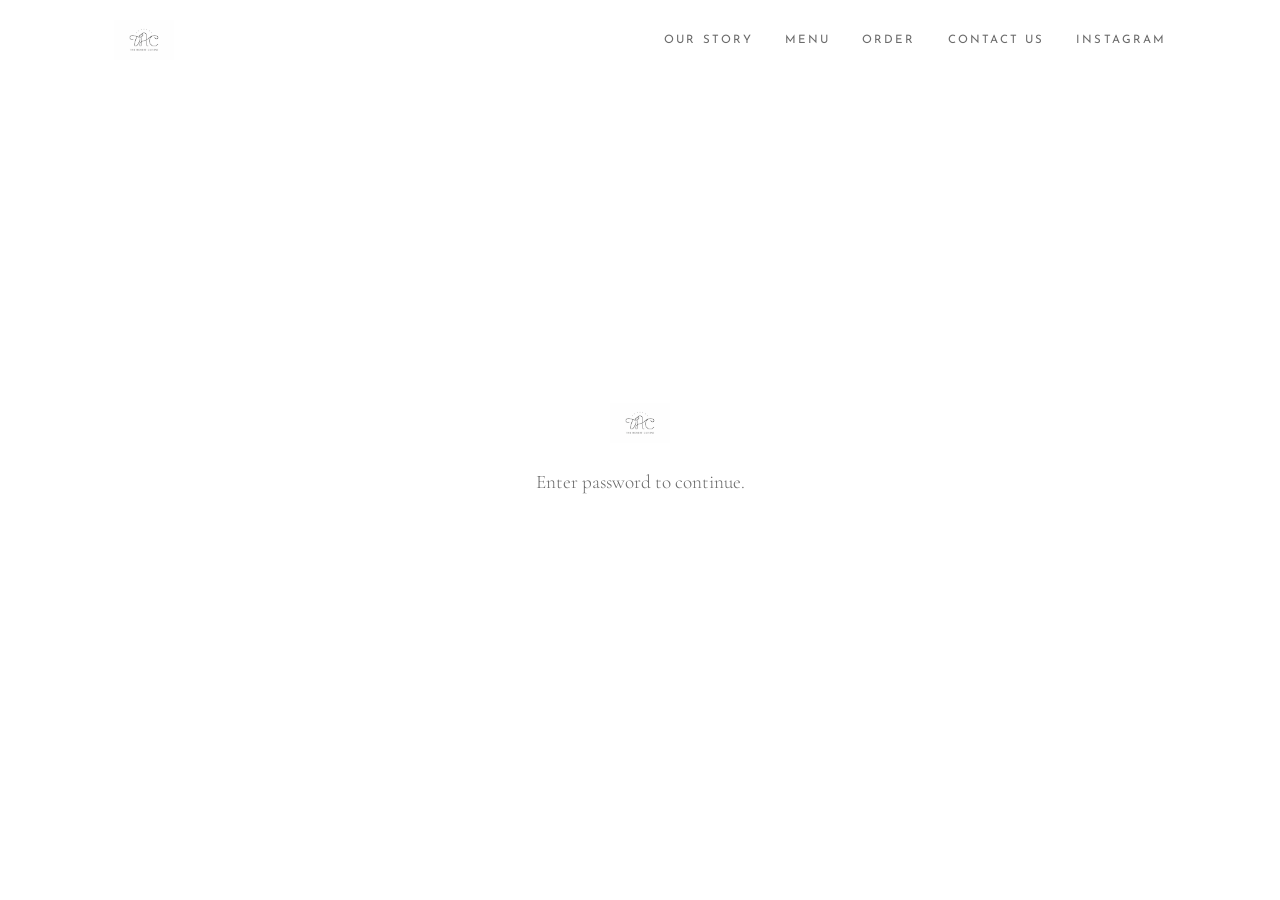
<file: admin.html>
<!DOCTYPE html>
<html lang="en">
<head>
  <meta charset="UTF-8">
  <meta name="viewport" content="width=device-width, initial-scale=1.0">
  <title>Admin — The Honest Cuisine</title>
  <link rel="stylesheet" href="style.css">
  <link rel="icon" type="image/png" href="logo.png">
  <style>
    .admin-locked {
      min-height: 100vh;
      display: flex;
      align-items: center;
      justify-content: center;
      text-align: center;
    }
    .admin-locked p {
      font-family: var(--font-body);
      font-size: 1.2rem;
      color: var(--text-secondary);
    }
    .category-tag {
      display: inline-block;
      font-size: 0.6rem;
      letter-spacing: 0.12em;
      text-transform: uppercase;
      color: var(--sage);
      background: rgba(122, 139, 111, 0.1);
      padding: 2px 8px;
      margin-left: 8px;
    }
    .recipe-card {
      padding: 16px;
      margin-bottom: 12px;
      background: var(--white);
      border: 1px solid #eee;
    }
    .recipe-card h4 {
      font-family: var(--font-body);
      font-size: 1.1rem;
      font-style: italic;
      text-transform: none;
      letter-spacing: 0;
      margin-bottom: 8px;
    }
    .recipe-card p {
      font-size: 0.8rem;
      color: var(--text-secondary);
      line-height: 1.6;
      white-space: pre-line;
    }
    .recipe-card .recipe-label {
      font-family: var(--font-heading);
      font-size: 0.65rem;
      letter-spacing: 0.15em;
      text-transform: uppercase;
      color: var(--text-muted);
      margin: 12px 0 4px;
    }
    #adminContent { display: none; }
  </style>
</head>
<body>

  <!-- Navigation -->
  <nav class="nav" id="nav">
    <div class="nav__inner">
      <a href="index.html" class="nav__logo">
        <img src="logo.png" alt="The Honest Cuisine">
      </a>
      <div class="nav__links">
        <a href="story.html">Our Story</a>
        <a href="menu.html">Menu</a>
        <a href="order.html">Order</a>
        <a href="contact.html">Contact Us</a>
        <a href="https://instagram.com/thehonestcuisine" target="_blank">Instagram</a>
      </div>
      <button class="nav__hamburger" id="hamburger" aria-label="Menu">
        <span></span>
        <span></span>
        <span></span>
      </button>
    </div>
  </nav>

  <!-- Mobile Menu -->
  <div class="nav__mobile" id="mobileMenu">
    <a href="story.html">Our Story</a>
    <a href="menu.html">Menu</a>
    <a href="order.html">Order</a>
    <a href="contact.html">Contact Us</a>
    <a href="https://instagram.com/thehonestcuisine" target="_blank">Instagram</a>
  </div>

  <!-- Locked State -->
  <div class="admin-locked" id="adminLocked">
    <div>
      <img src="logo.png" alt="THC" style="width: 60px; margin: 0 auto 24px; mix-blend-mode: multiply;">
      <p>Enter password to continue.</p>
    </div>
  </div>

  <!-- Admin Content -->
  <div id="adminContent">
    <div class="admin-header">
      <h1>Menu Manager</h1>
      <p>Hi Juhi &#x1F44B; &mdash; manage your menu and recipes here</p>
    </div>

    <div class="container" style="padding-bottom: 80px;">

      <!-- Add Item -->
      <div class="admin-section">
        <h2>Add Menu Item</h2>
        <div class="admin-form" id="addItemForm">
          <select id="itemCategory">
            <option value="">Select category</option>
            <option value="Bowls">Bowls</option>
            <option value="Salads">Salads</option>
            <option value="Mains">Mains</option>
            <option value="Spreads & Dips">Spreads & Dips</option>
            <option value="Small Plates">Small Plates</option>
            <option value="Desserts">Desserts</option>
            <option value="Drinks">Drinks</option>
            <option value="Combos">Combos</option>
          </select>
          <input type="number" id="itemPrice" placeholder="Price (e.g. 299)">
          <input type="text" id="itemName" placeholder="Item name" class="full-width">
          <textarea id="itemDesc" placeholder="Description" class="full-width"></textarea>
        </div>
        <button class="btn btn--sage" onclick="addItem()">Add Item</button>
      </div>

      <!-- Current Menu -->
      <div class="admin-section">
        <h2>Current Menu</h2>
        <div id="menuList"></div>
      </div>

      <!-- Add Recipe -->
      <div class="admin-section">
        <h2>Add Recipe</h2>
        <div class="admin-form" id="addRecipeForm">
          <input type="text" id="recipeTitle" placeholder="Recipe title" class="full-width">
          <select id="recipeMenuItem" class="full-width">
            <option value="">Link to menu item (optional)</option>
          </select>
          <textarea id="recipeIngredients" placeholder="Ingredients (one per line)" class="full-width"></textarea>
          <textarea id="recipeSteps" placeholder="Steps (one per line)" class="full-width"></textarea>
        </div>
        <button class="btn btn--sage" onclick="addRecipe()">Add Recipe</button>
      </div>

      <!-- Saved Recipes -->
      <div class="admin-section">
        <h2>Saved Recipes</h2>
        <div id="recipeList"><p style="font-size: 0.85rem; color: var(--text-muted);">No recipes yet.</p></div>
      </div>

      <!-- Export & Reset -->
      <div class="admin-section">
        <h2>Export & Reset</h2>
        <div class="admin-btn-row">
          <button class="btn" onclick="exportMenu()">Export menu-data.js</button>
          <button class="btn" onclick="resetMenu()" style="border-color: #c0392b; color: #c0392b;">Reset to Default</button>
        </div>
        <div class="admin-export" id="exportArea" style="display: none;">
          <p style="font-size: 0.75rem; color: var(--text-muted); margin-bottom: 8px;">Copy this and paste into menu-data.js:</p>
          <textarea id="exportCode" readonly></textarea>
        </div>
      </div>

    </div>
  </div>

  <script src="menu-data.js"></script>
  <script>
    // ---- Auth ----
    const PASSWORD = 'thc2026';
    let authenticated = false;

    function checkAuth() {
      const pwd = prompt('Password:');
      if (pwd === PASSWORD) {
        authenticated = true;
        document.getElementById('adminLocked').style.display = 'none';
        document.getElementById('adminContent').style.display = 'block';
        loadMenu();
        loadRecipes();
      } else if (pwd !== null) {
        alert('Wrong password.');
        checkAuth();
      }
    }

    checkAuth();

    // ---- Data ----
    function getMenu() {
      const stored = localStorage.getItem('thc_menu');
      if (stored) {
        try { return JSON.parse(stored); } catch(e) {}
      }
      return JSON.parse(JSON.stringify(menuData));
    }

    function saveMenu(data) {
      localStorage.setItem('thc_menu', JSON.stringify(data));
    }

    function getRecipes() {
      const stored = localStorage.getItem('thc_recipes');
      if (stored) {
        try { return JSON.parse(stored); } catch(e) {}
      }
      return [];
    }

    function saveRecipes(data) {
      localStorage.setItem('thc_recipes', JSON.stringify(data));
    }

    // ---- Render Menu ----
    function loadMenu() {
      const data = getMenu();
      const list = document.getElementById('menuList');
      const menuItemSelect = document.getElementById('recipeMenuItem');
      list.innerHTML = '';

      // Reset recipe menu item dropdown
      menuItemSelect.innerHTML = '<option value="">Link to menu item (optional)</option>';

      data.forEach((cat, ci) => {
        cat.items.forEach((item, ii) => {
          const row = document.createElement('div');
          row.className = 'admin-item';
          row.innerHTML = `
            <div class="admin-item__info">
              <div class="admin-item__name">${item.name} <span class="category-tag">${cat.category}</span></div>
              <div class="admin-item__meta">&#8377;${item.price} &middot; ${item.desc}</div>
            </div>
            <div class="admin-item__actions">
              <button onclick="editItem(${ci}, ${ii})">Edit</button>
              <button class="delete" onclick="deleteItem(${ci}, ${ii})">Delete</button>
            </div>
          `;
          list.appendChild(row);

          // Add to recipe dropdown
          const opt = document.createElement('option');
          opt.value = item.name;
          opt.textContent = `${item.name} (${cat.category})`;
          menuItemSelect.appendChild(opt);
        });
      });
    }

    // ---- Add Item ----
    function addItem() {
      const category = document.getElementById('itemCategory').value;
      const name = document.getElementById('itemName').value.trim();
      const price = parseInt(document.getElementById('itemPrice').value);
      const desc = document.getElementById('itemDesc').value.trim();

      if (!category || !name || !price) {
        alert('Please fill in category, name, and price.');
        return;
      }

      const data = getMenu();
      let cat = data.find(c => c.category === category);
      if (!cat) {
        cat = { category: category, items: [] };
        if (category === 'Combos') cat.isCombo = true;
        data.push(cat);
      }
      cat.items.push({ name, price, desc: desc || '' });
      saveMenu(data);
      loadMenu();

      // Clear form
      document.getElementById('itemCategory').value = '';
      document.getElementById('itemName').value = '';
      document.getElementById('itemPrice').value = '';
      document.getElementById('itemDesc').value = '';
    }

    // ---- Edit Item ----
    function editItem(ci, ii) {
      const data = getMenu();
      const item = data[ci].items[ii];
      const newName = prompt('Item name:', item.name);
      if (newName === null) return;
      const newPrice = prompt('Price:', item.price);
      if (newPrice === null) return;
      const newDesc = prompt('Description:', item.desc);
      if (newDesc === null) return;

      item.name = newName.trim() || item.name;
      item.price = parseInt(newPrice) || item.price;
      item.desc = newDesc.trim();
      saveMenu(data);
      loadMenu();
    }

    // ---- Delete Item ----
    function deleteItem(ci, ii) {
      if (!confirm('Delete this item?')) return;
      const data = getMenu();
      data[ci].items.splice(ii, 1);
      // Remove empty categories
      if (data[ci].items.length === 0) {
        data.splice(ci, 1);
      }
      saveMenu(data);
      loadMenu();
    }

    // ---- Recipes ----
    function addRecipe() {
      const title = document.getElementById('recipeTitle').value.trim();
      const menuItem = document.getElementById('recipeMenuItem').value;
      const ingredients = document.getElementById('recipeIngredients').value.trim();
      const steps = document.getElementById('recipeSteps').value.trim();

      if (!title) {
        alert('Please enter a recipe title.');
        return;
      }

      const recipes = getRecipes();
      recipes.push({ title, menuItem, ingredients, steps, created: new Date().toISOString() });
      saveRecipes(recipes);
      loadRecipes();

      document.getElementById('recipeTitle').value = '';
      document.getElementById('recipeMenuItem').value = '';
      document.getElementById('recipeIngredients').value = '';
      document.getElementById('recipeSteps').value = '';
    }

    function loadRecipes() {
      const recipes = getRecipes();
      const list = document.getElementById('recipeList');

      if (recipes.length === 0) {
        list.innerHTML = '<p style="font-size: 0.85rem; color: var(--text-muted);">No recipes yet.</p>';
        return;
      }

      list.innerHTML = '';
      recipes.forEach((r, i) => {
        const card = document.createElement('div');
        card.className = 'recipe-card';
        card.innerHTML = `
          <div style="display: flex; justify-content: space-between; align-items: start;">
            <h4>${r.title}${r.menuItem ? ` <span class="category-tag">${r.menuItem}</span>` : ''}</h4>
            <button onclick="deleteRecipe(${i})" style="font-size: 0.65rem; letter-spacing: 0.1em; text-transform: uppercase; border: 1px solid #ddd; background: white; padding: 4px 8px; cursor: pointer; color: #c0392b;">Delete</button>
          </div>
          ${r.ingredients ? `<p class="recipe-label">Ingredients</p><p>${r.ingredients}</p>` : ''}
          ${r.steps ? `<p class="recipe-label">Steps</p><p>${r.steps}</p>` : ''}
        `;
        list.appendChild(card);
      });
    }

    function deleteRecipe(i) {
      if (!confirm('Delete this recipe?')) return;
      const recipes = getRecipes();
      recipes.splice(i, 1);
      saveRecipes(recipes);
      loadRecipes();
    }

    // ---- Export ----
    function exportMenu() {
      const data = getMenu();
      let code = 'const menuData = [\n';
      data.forEach((cat, ci) => {
        code += '  {\n';
        code += `    category: "${cat.category}",\n`;
        if (cat.isCombo) code += '    isCombo: true,\n';
        code += '    items: [\n';
        cat.items.forEach((item, ii) => {
          const desc = item.desc.replace(/"/g, '\\"');
          code += `      { name: "${item.name}", price: ${item.price}, desc: "${desc}" }`;
          code += ii < cat.items.length - 1 ? ',\n' : '\n';
        });
        code += '    ]\n';
        code += '  }';
        code += ci < data.length - 1 ? ',\n' : '\n';
      });
      code += '];\n';

      document.getElementById('exportArea').style.display = 'block';
      document.getElementById('exportCode').value = code;
      document.getElementById('exportCode').select();
    }

    // ---- Reset ----
    function resetMenu() {
      if (!confirm('Reset menu to defaults? This will erase all changes.')) return;
      localStorage.removeItem('thc_menu');
      localStorage.removeItem('thc_recipes');
      loadMenu();
      loadRecipes();
    }

    // ---- Nav ----
    const nav = document.getElementById('nav');
    window.addEventListener('scroll', () => {
      nav.classList.toggle('scrolled', window.scrollY > 50);
    });
    const hamburger = document.getElementById('hamburger');
    const mobileMenu = document.getElementById('mobileMenu');
    hamburger.addEventListener('click', () => {
      hamburger.classList.toggle('active');
      mobileMenu.classList.toggle('active');
      document.body.style.overflow = mobileMenu.classList.contains('active') ? 'hidden' : '';
    });
    mobileMenu.querySelectorAll('a').forEach(link => {
      link.addEventListener('click', () => {
        hamburger.classList.remove('active');
        mobileMenu.classList.remove('active');
        document.body.style.overflow = '';
      });
    });
  </script>

</body>
</html>
</file>
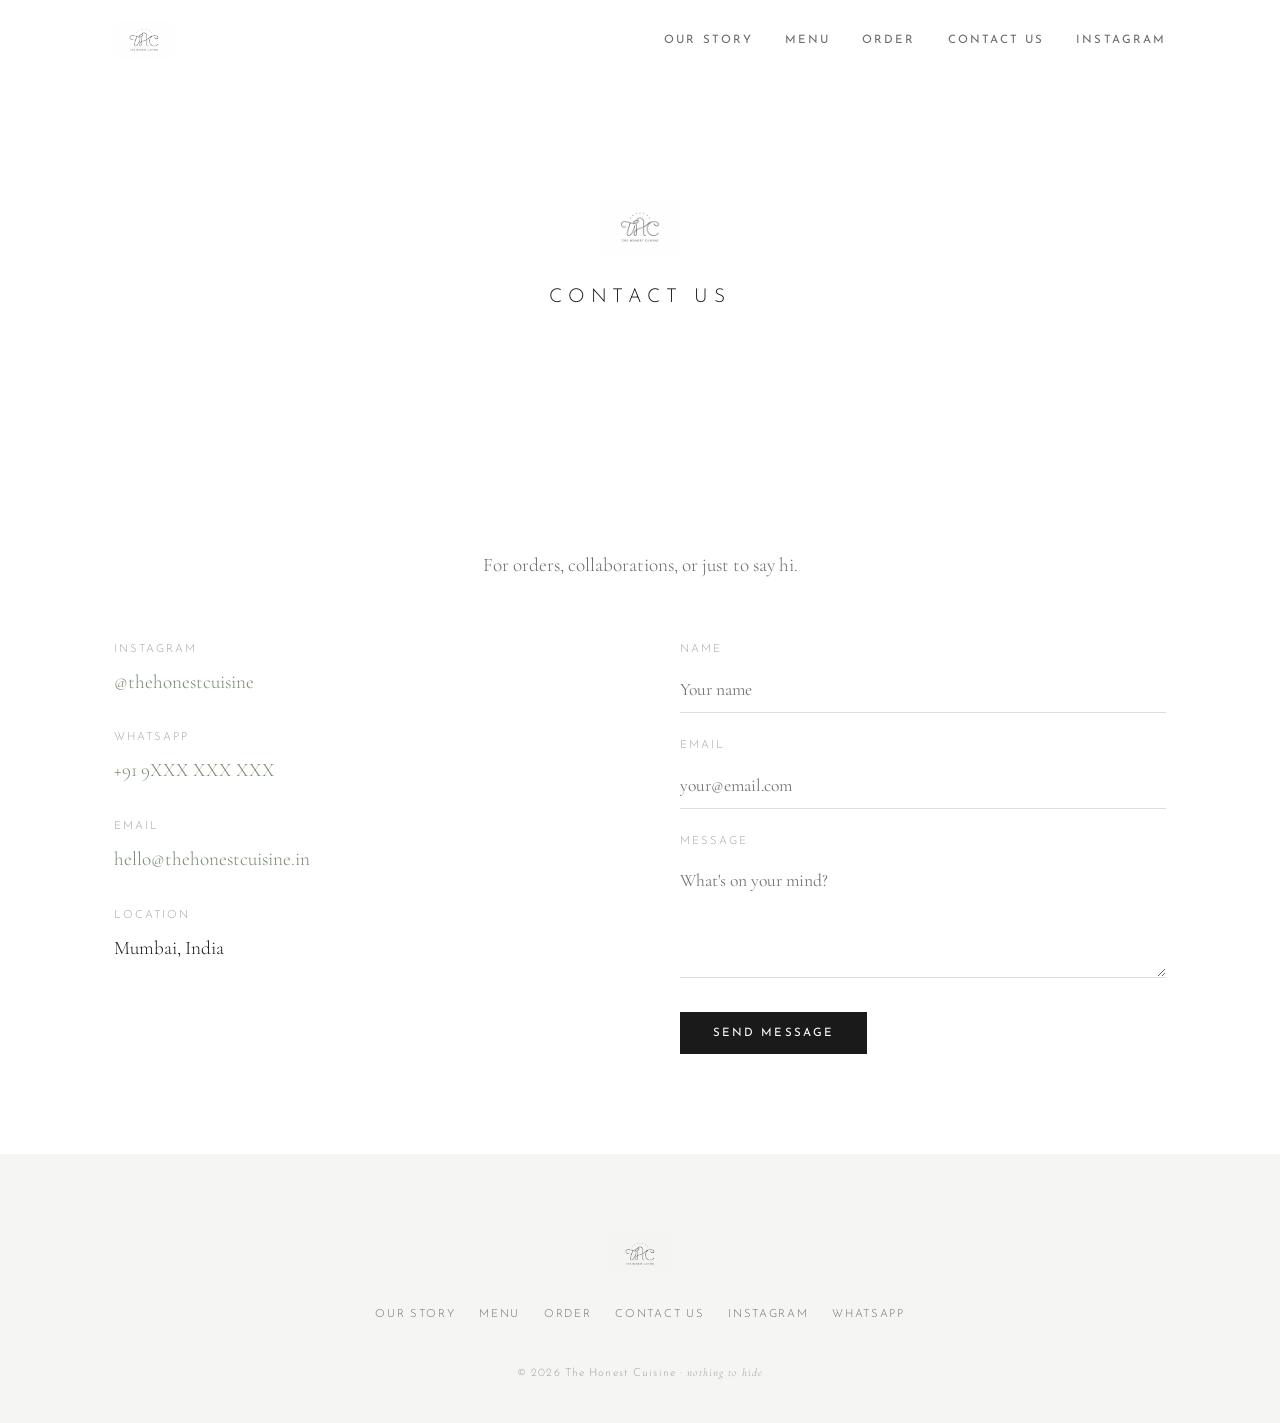
<file: contact.html>
<!DOCTYPE html>
<html lang="en">
<head>
  <meta charset="UTF-8">
  <meta name="viewport" content="width=device-width, initial-scale=1.0">
  <title>Contact Us — The Honest Cuisine</title>
  <meta name="description" content="Get in touch with The Honest Cuisine. Orders, collaborations, or just to say hi.">
  <link rel="stylesheet" href="style.css">
  <link rel="icon" type="image/png" href="logo.png">
</head>
<body>

  <!-- Navigation -->
  <nav class="nav" id="nav">
    <div class="nav__inner">
      <a href="index.html" class="nav__logo">
        <img src="logo.png" alt="The Honest Cuisine">
      </a>
      <div class="nav__links">
        <a href="story.html">Our Story</a>
        <a href="menu.html">Menu</a>
        <a href="order.html">Order</a>
        <a href="contact.html">Contact Us</a>
        <a href="https://instagram.com/thehonestcuisine" target="_blank">Instagram</a>
      </div>
      <button class="nav__hamburger" id="hamburger" aria-label="Menu">
        <span></span>
        <span></span>
        <span></span>
      </button>
    </div>
  </nav>

  <!-- Mobile Menu -->
  <div class="nav__mobile" id="mobileMenu">
    <a href="story.html">Our Story</a>
    <a href="menu.html">Menu</a>
    <a href="order.html">Order</a>
    <a href="contact.html">Contact Us</a>
    <a href="https://instagram.com/thehonestcuisine" target="_blank">Instagram</a>
  </div>

  <!-- Page Hero -->
  <section class="page-hero">
    <img src="logo.png" alt="The Honest Cuisine">
    <h1>Contact Us</h1>
  </section>

  <!-- Contact Content -->
  <section class="section">
    <div class="container">
      <div class="section-header">
        <p>For orders, collaborations, or just to say hi.</p>
      </div>

      <div class="contact-grid">
        <!-- Info -->
        <div class="contact-info">
          <div class="contact-info__item">
            <p class="contact-info__label">Instagram</p>
            <p class="contact-info__value">
              <a href="https://instagram.com/thehonestcuisine" target="_blank">@thehonestcuisine</a>
            </p>
          </div>
          <div class="contact-info__item">
            <p class="contact-info__label">WhatsApp</p>
            <p class="contact-info__value">
              <!-- Replace with actual number -->
              <a href="https://wa.me/919XXXXXXXXX" target="_blank">+91 9XXX XXX XXX</a>
            </p>
          </div>
          <div class="contact-info__item">
            <p class="contact-info__label">Email</p>
            <p class="contact-info__value">
              <!-- Replace with actual email -->
              <a href="mailto:hello@thehonestcuisine.in">hello@thehonestcuisine.in</a>
            </p>
          </div>
          <div class="contact-info__item">
            <p class="contact-info__label">Location</p>
            <p class="contact-info__value">Mumbai, India</p>
          </div>
        </div>

        <!-- Form -->
        <!--
          TODO: Connect this form to a backend service.
          Options: Formspree (formspree.io), Google Forms, or Netlify Forms.
          For Formspree: change form action to "https://formspree.io/f/YOUR_ID"
          and add method="POST".
        -->
        <form class="contact-form" id="contactForm" onsubmit="handleSubmit(event)">
          <div>
            <label for="name">Name</label>
            <input type="text" id="name" name="name" placeholder="Your name" required>
          </div>
          <div>
            <label for="email">Email</label>
            <input type="email" id="email" name="email" placeholder="your@email.com" required>
          </div>
          <div>
            <label for="message">Message</label>
            <textarea id="message" name="message" placeholder="What's on your mind?" required></textarea>
          </div>
          <button type="submit" class="btn btn--filled">Send Message</button>
          <p id="formStatus" style="font-family: var(--font-body); font-size: 1rem; font-style: italic; color: var(--sage); display: none;"></p>
        </form>
      </div>
    </div>
  </section>

  <!-- Footer -->
  <footer class="footer">
    <img src="logo.png" alt="The Honest Cuisine" class="footer__logo">
    <div class="footer__links">
      <a href="story.html">Our Story</a>
      <a href="menu.html">Menu</a>
      <a href="order.html">Order</a>
      <a href="contact.html">Contact Us</a>
      <a href="https://instagram.com/thehonestcuisine" target="_blank">Instagram</a>
      <a href="https://wa.me/919XXXXXXXXX" target="_blank">WhatsApp</a>
    </div>
    <p class="footer__copy">&copy; 2026 The Honest Cuisine &middot; <span>nothing to hide</span></p>
  </footer>

  <script>
    function handleSubmit(e) {
      e.preventDefault();
      const status = document.getElementById('formStatus');
      status.textContent = 'Thanks! We\'ll get back to you soon.';
      status.style.display = 'block';
      document.getElementById('contactForm').reset();
      setTimeout(() => { status.style.display = 'none'; }, 4000);
    }

    const nav = document.getElementById('nav');
    window.addEventListener('scroll', () => {
      nav.classList.toggle('scrolled', window.scrollY > 50);
    });
    const hamburger = document.getElementById('hamburger');
    const mobileMenu = document.getElementById('mobileMenu');
    hamburger.addEventListener('click', () => {
      hamburger.classList.toggle('active');
      mobileMenu.classList.toggle('active');
      document.body.style.overflow = mobileMenu.classList.contains('active') ? 'hidden' : '';
    });
    mobileMenu.querySelectorAll('a').forEach(link => {
      link.addEventListener('click', () => {
        hamburger.classList.remove('active');
        mobileMenu.classList.remove('active');
        document.body.style.overflow = '';
      });
    });
  </script>

</body>
</html>
</file>
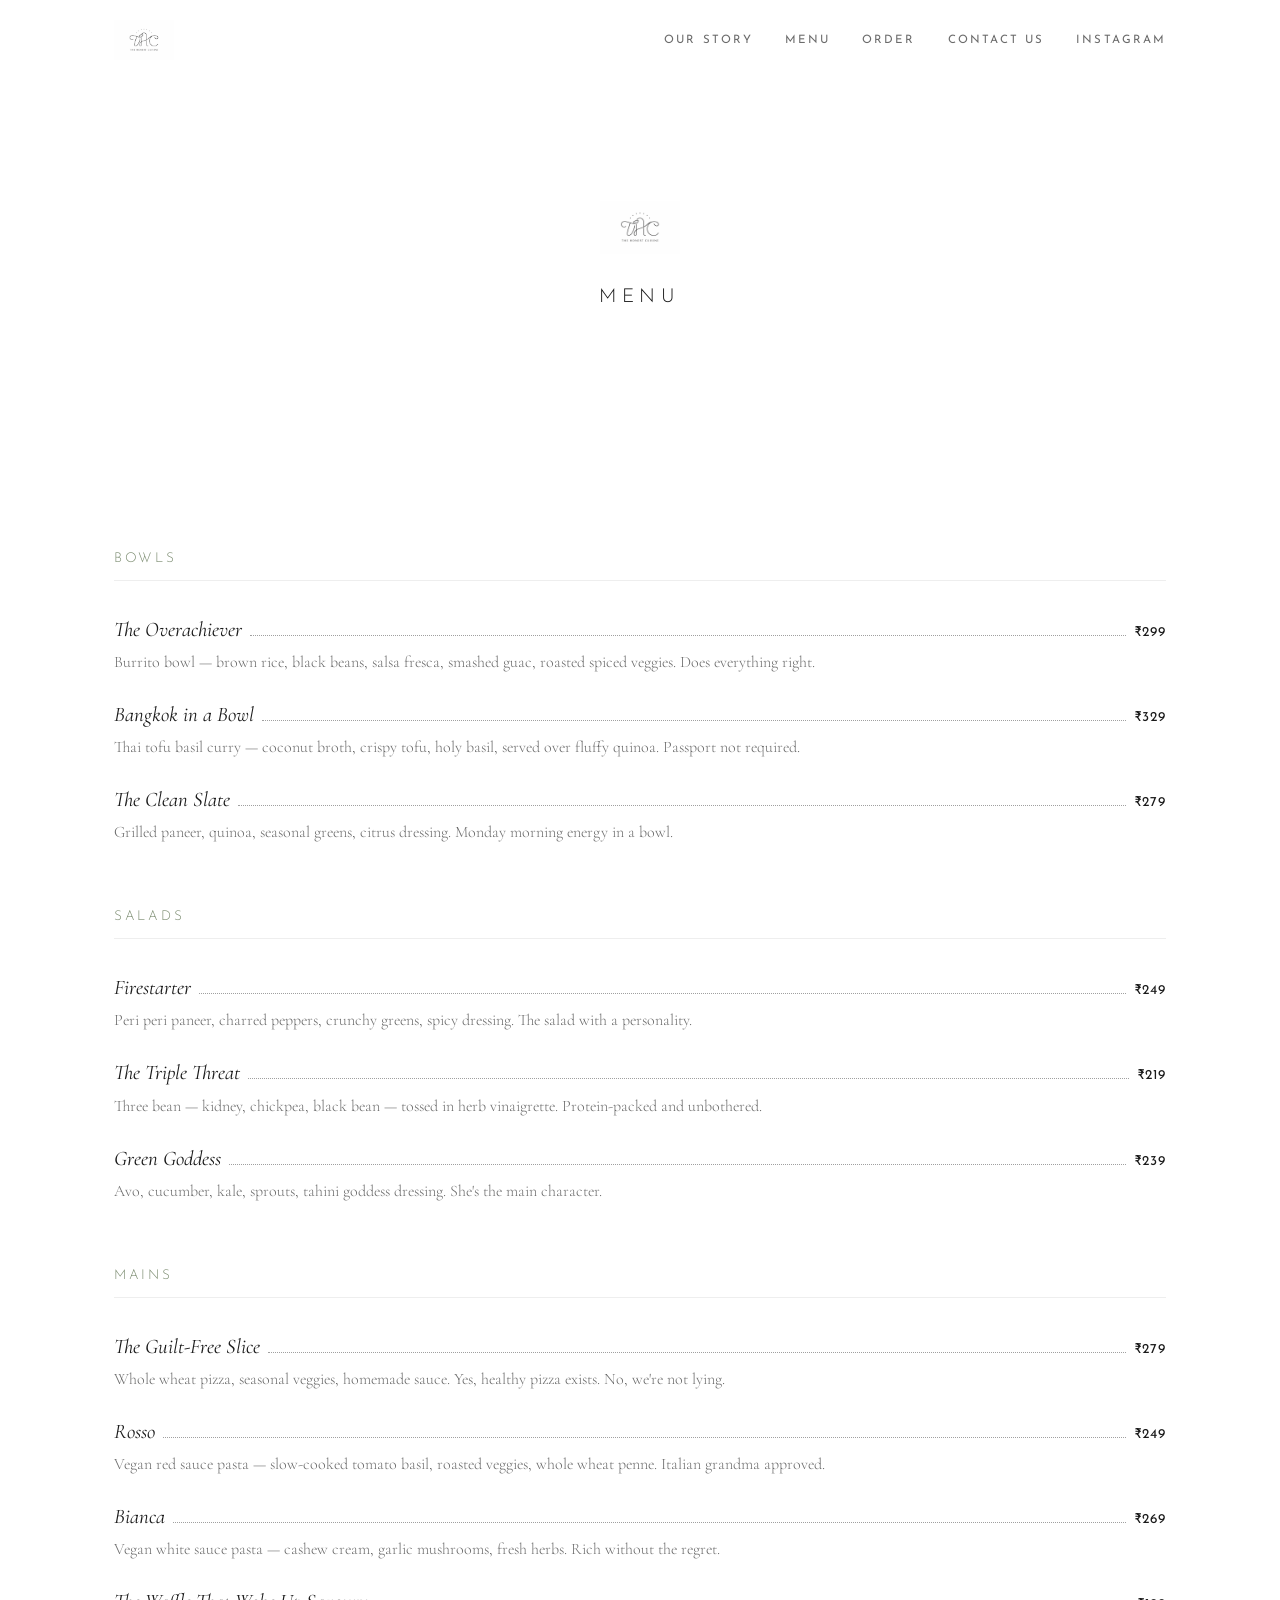
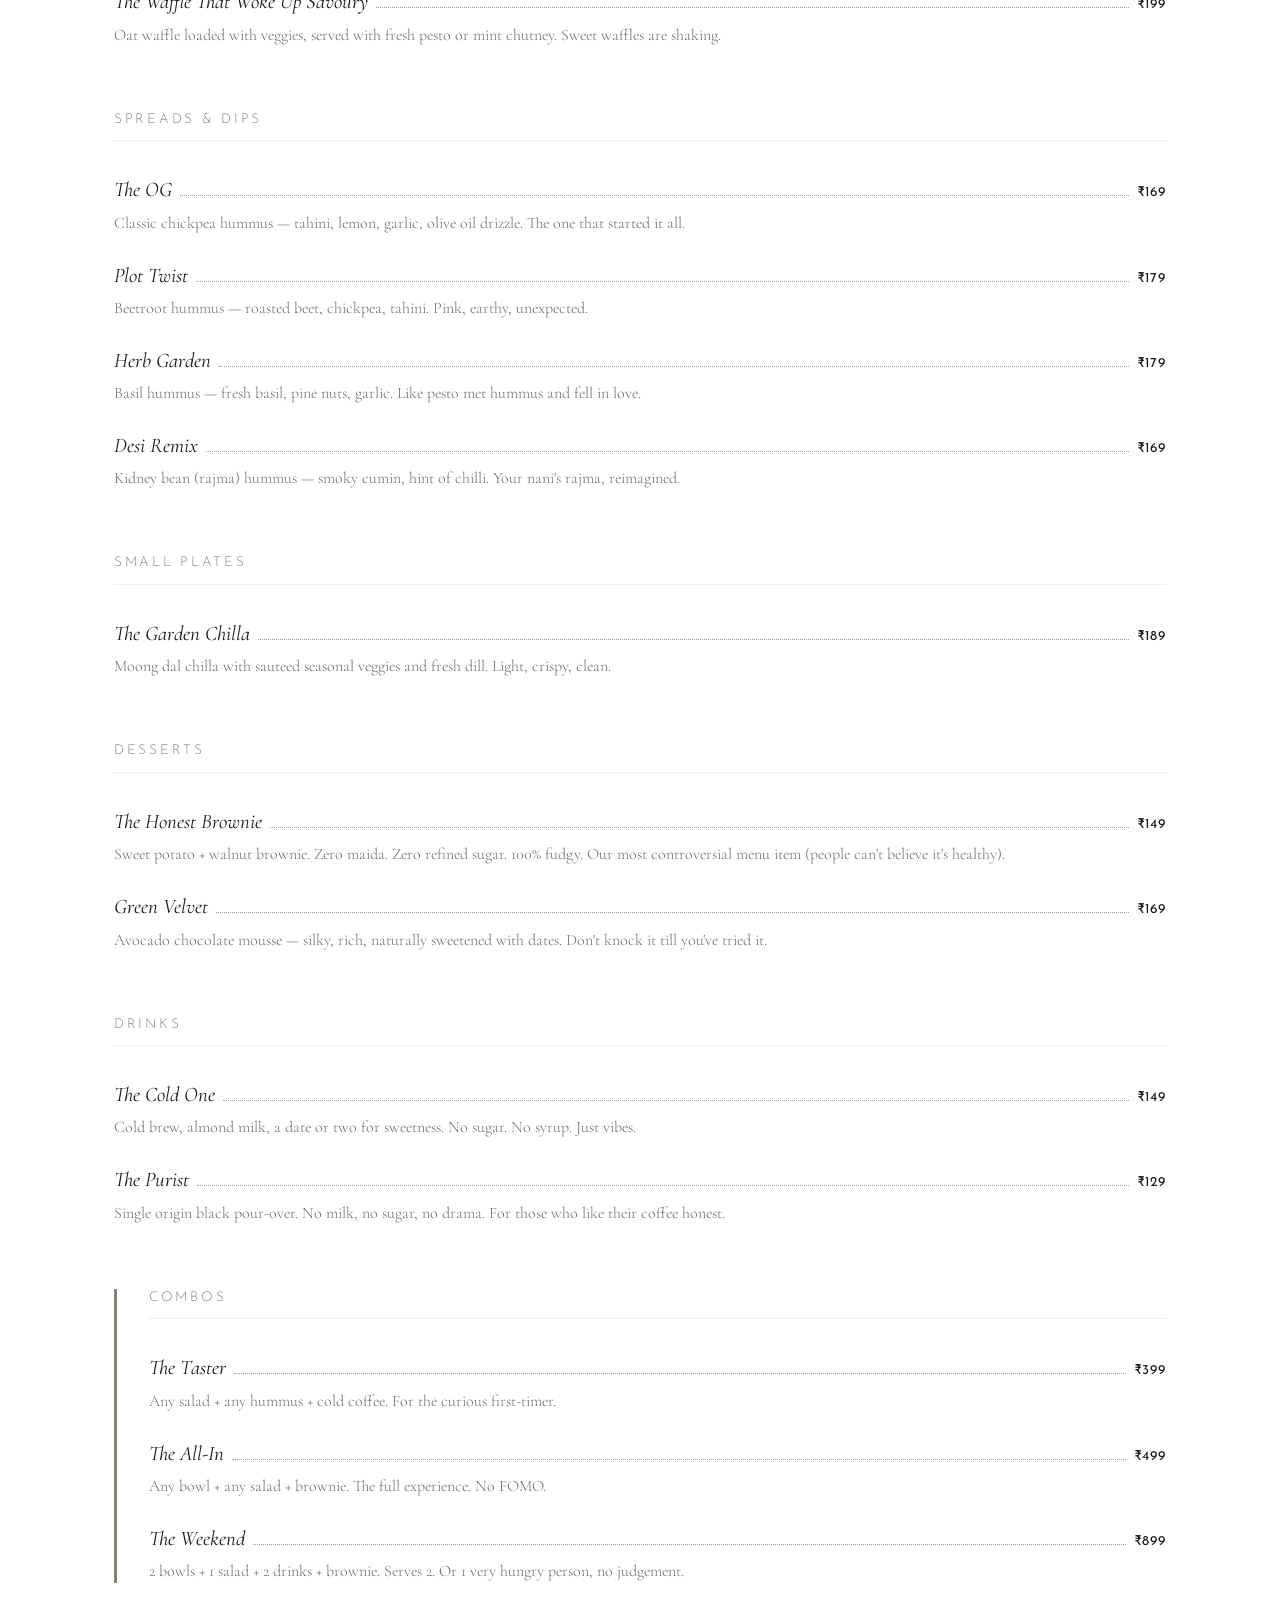
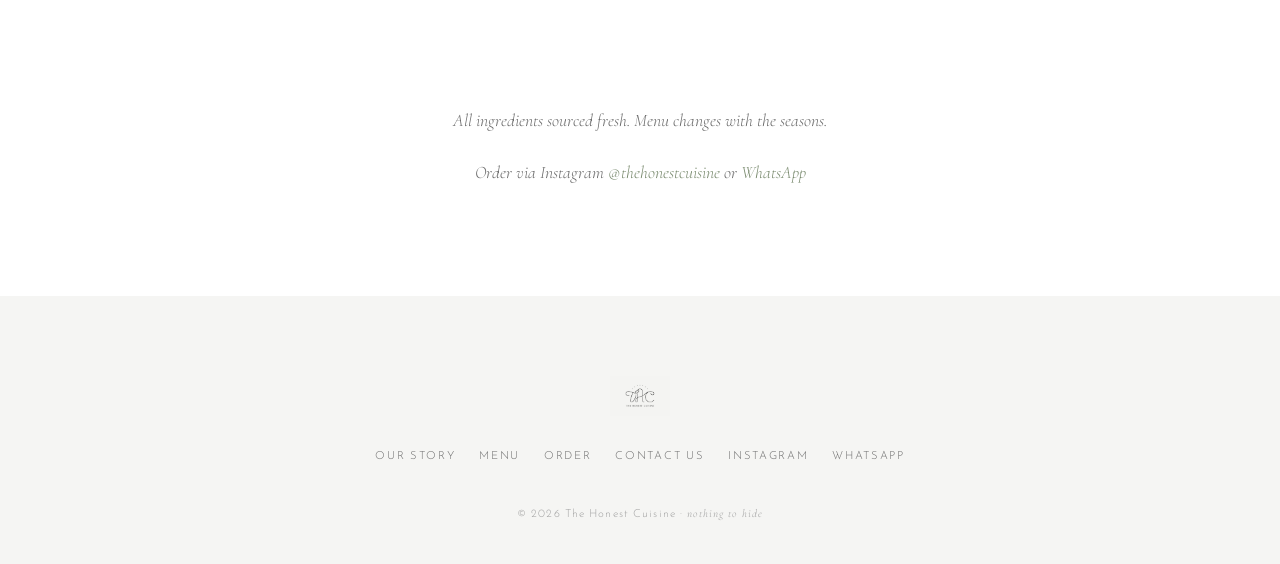
<file: menu.html>
<!DOCTYPE html>
<html lang="en">
<head>
  <meta charset="UTF-8">
  <meta name="viewport" content="width=device-width, initial-scale=1.0">
  <title>Menu — The Honest Cuisine</title>
  <meta name="description" content="This week's menu at The Honest Cuisine. Bowls, salads, mains, desserts — all made fresh, no maida, no refined sugar.">
  <link rel="stylesheet" href="style.css">
  <link rel="icon" type="image/png" href="logo.png">
</head>
<body>

  <!-- Navigation -->
  <nav class="nav" id="nav">
    <div class="nav__inner">
      <a href="index.html" class="nav__logo">
        <img src="logo.png" alt="The Honest Cuisine">
      </a>
      <div class="nav__links">
        <a href="story.html">Our Story</a>
        <a href="menu.html">Menu</a>
        <a href="order.html">Order</a>
        <a href="contact.html">Contact Us</a>
        <a href="https://instagram.com/thehonestcuisine" target="_blank">Instagram</a>
      </div>
      <button class="nav__hamburger" id="hamburger" aria-label="Menu">
        <span></span>
        <span></span>
        <span></span>
      </button>
    </div>
  </nav>

  <!-- Mobile Menu -->
  <div class="nav__mobile" id="mobileMenu">
    <a href="story.html">Our Story</a>
    <a href="menu.html">Menu</a>
    <a href="order.html">Order</a>
    <a href="contact.html">Contact Us</a>
    <a href="https://instagram.com/thehonestcuisine" target="_blank">Instagram</a>
  </div>

  <!-- Page Hero -->
  <section class="page-hero">
    <img src="logo.png" alt="The Honest Cuisine">
    <h1>Menu</h1>
  </section>

  <!-- Menu Content -->
  <section class="section">
    <div class="container">
      <div id="menuContainer"></div>

      <div class="menu-note">
        <p>All ingredients sourced fresh. Menu changes with the seasons.</p>
        <p style="margin-top: 24px;">
          Order via Instagram
          <a href="https://instagram.com/thehonestcuisine" target="_blank" style="color: var(--sage);">@thehonestcuisine</a>
          or
          <a href="https://wa.me/919XXXXXXXXX" target="_blank" style="color: var(--sage);">WhatsApp</a>
        </p>
      </div>
    </div>
  </section>

  <!-- Footer -->
  <footer class="footer">
    <img src="logo.png" alt="The Honest Cuisine" class="footer__logo">
    <div class="footer__links">
      <a href="story.html">Our Story</a>
      <a href="menu.html">Menu</a>
      <a href="order.html">Order</a>
      <a href="contact.html">Contact Us</a>
      <a href="https://instagram.com/thehonestcuisine" target="_blank">Instagram</a>
      <a href="https://wa.me/919XXXXXXXXX" target="_blank">WhatsApp</a>
    </div>
    <p class="footer__copy">&copy; 2026 The Honest Cuisine &middot; <span>nothing to hide</span></p>
  </footer>

  <script src="menu-data.js"></script>
  <script>
    const container = document.getElementById('menuContainer');

    menuData.forEach(category => {
      const isCombo = category.isCombo;
      const section = document.createElement('div');
      section.className = 'menu-category' + (isCombo ? ' menu-category--combos' : '');

      let html = `<h2 class="menu-category__title">${category.category}</h2>`;

      category.items.forEach(item => {
        html += `
          <div class="menu-item">
            <div class="menu-item__header">
              <span class="menu-item__name">${item.name}</span>
              <span class="menu-item__dots"></span>
              <span class="menu-item__price">&#8377;${item.price}</span>
            </div>
            <p class="menu-item__desc">${item.desc}</p>
          </div>
        `;
      });

      section.innerHTML = html;
      container.appendChild(section);
    });

    // Nav
    const nav = document.getElementById('nav');
    window.addEventListener('scroll', () => {
      nav.classList.toggle('scrolled', window.scrollY > 50);
    });
    const hamburger = document.getElementById('hamburger');
    const mobileMenu = document.getElementById('mobileMenu');
    hamburger.addEventListener('click', () => {
      hamburger.classList.toggle('active');
      mobileMenu.classList.toggle('active');
      document.body.style.overflow = mobileMenu.classList.contains('active') ? 'hidden' : '';
    });
    mobileMenu.querySelectorAll('a').forEach(link => {
      link.addEventListener('click', () => {
        hamburger.classList.remove('active');
        mobileMenu.classList.remove('active');
        document.body.style.overflow = '';
      });
    });
  </script>

</body>
</html>
</file>
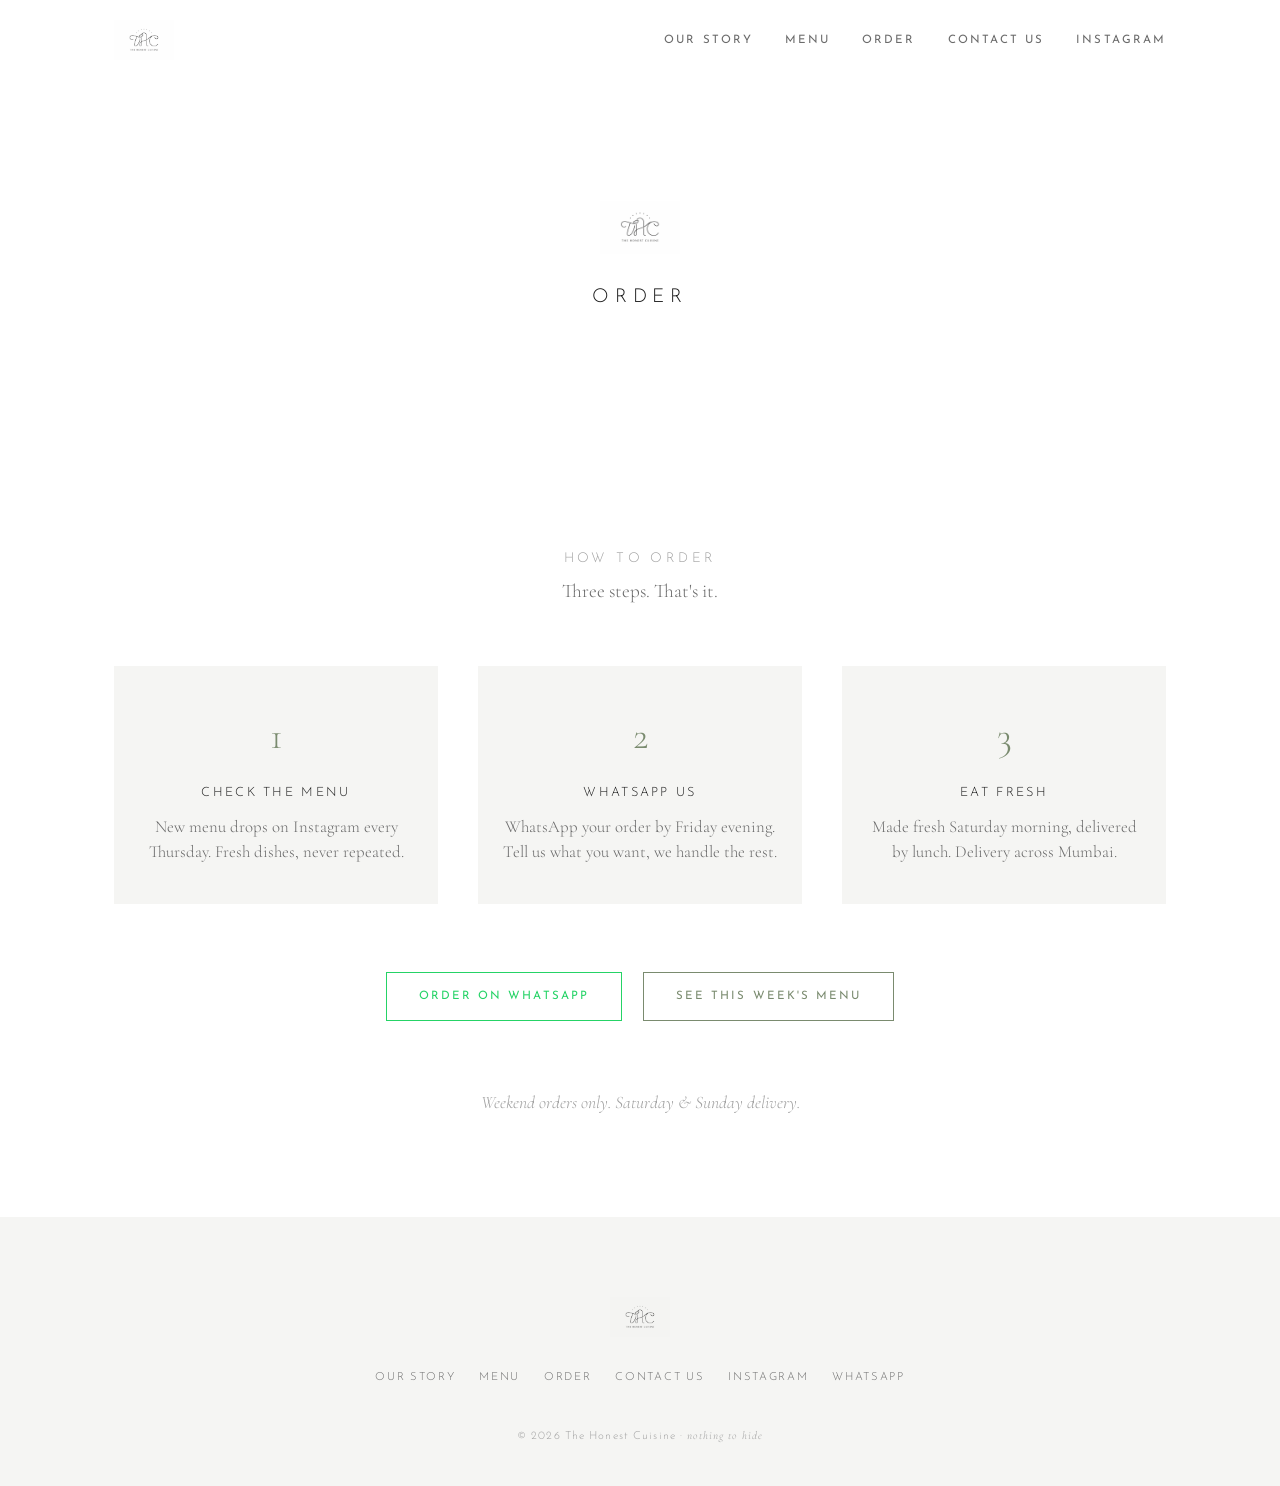
<file: order.html>
<!DOCTYPE html>
<html lang="en">
<head>
  <meta charset="UTF-8">
  <meta name="viewport" content="width=device-width, initial-scale=1.0">
  <title>Order — The Honest Cuisine</title>
  <meta name="description" content="Order healthy food from The Honest Cuisine. Weekend delivery across Mumbai via WhatsApp.">
  <link rel="stylesheet" href="style.css">
  <link rel="icon" type="image/png" href="logo.png">
</head>
<body>

  <!-- Navigation -->
  <nav class="nav" id="nav">
    <div class="nav__inner">
      <a href="index.html" class="nav__logo">
        <img src="logo.png" alt="The Honest Cuisine">
      </a>
      <div class="nav__links">
        <a href="story.html">Our Story</a>
        <a href="menu.html">Menu</a>
        <a href="order.html">Order</a>
        <a href="contact.html">Contact Us</a>
        <a href="https://instagram.com/thehonestcuisine" target="_blank">Instagram</a>
      </div>
      <button class="nav__hamburger" id="hamburger" aria-label="Menu">
        <span></span>
        <span></span>
        <span></span>
      </button>
    </div>
  </nav>

  <!-- Mobile Menu -->
  <div class="nav__mobile" id="mobileMenu">
    <a href="story.html">Our Story</a>
    <a href="menu.html">Menu</a>
    <a href="order.html">Order</a>
    <a href="contact.html">Contact Us</a>
    <a href="https://instagram.com/thehonestcuisine" target="_blank">Instagram</a>
  </div>

  <!-- Page Hero -->
  <section class="page-hero">
    <img src="logo.png" alt="The Honest Cuisine">
    <h1>Order</h1>
  </section>

  <!-- Order Steps -->
  <section class="section">
    <div class="container">
      <div class="section-header">
        <h2>How to Order</h2>
        <p>Three steps. That's it.</p>
      </div>

      <div class="order-steps">
        <div class="order-step">
          <div class="order-step__number">1</div>
          <h3 class="order-step__title">Check the Menu</h3>
          <p class="order-step__desc">New menu drops on Instagram every Thursday. Fresh dishes, never repeated.</p>
        </div>
        <div class="order-step">
          <div class="order-step__number">2</div>
          <h3 class="order-step__title">WhatsApp Us</h3>
          <p class="order-step__desc">WhatsApp your order by Friday evening. Tell us what you want, we handle the rest.</p>
        </div>
        <div class="order-step">
          <div class="order-step__number">3</div>
          <h3 class="order-step__title">Eat Fresh</h3>
          <p class="order-step__desc">Made fresh Saturday morning, delivered by lunch. Delivery across Mumbai.</p>
        </div>
      </div>

      <div class="order-cta">
        <!-- Replace 919XXXXXXXXX with actual WhatsApp number -->
        <a href="https://wa.me/919XXXXXXXXX?text=Hi!%20I%27d%20like%20to%20place%20an%20order" target="_blank" class="btn btn--whatsapp">Order on WhatsApp</a>
        <a href="https://instagram.com/thehonestcuisine" target="_blank" class="btn btn--sage">See This Week's Menu</a>
      </div>

      <p class="order-note">Weekend orders only. Saturday & Sunday delivery.</p>
    </div>
  </section>

  <!-- Footer -->
  <footer class="footer">
    <img src="logo.png" alt="The Honest Cuisine" class="footer__logo">
    <div class="footer__links">
      <a href="story.html">Our Story</a>
      <a href="menu.html">Menu</a>
      <a href="order.html">Order</a>
      <a href="contact.html">Contact Us</a>
      <a href="https://instagram.com/thehonestcuisine" target="_blank">Instagram</a>
      <a href="https://wa.me/919XXXXXXXXX" target="_blank">WhatsApp</a>
    </div>
    <p class="footer__copy">&copy; 2026 The Honest Cuisine &middot; <span>nothing to hide</span></p>
  </footer>

  <script>
    const nav = document.getElementById('nav');
    window.addEventListener('scroll', () => {
      nav.classList.toggle('scrolled', window.scrollY > 50);
    });
    const hamburger = document.getElementById('hamburger');
    const mobileMenu = document.getElementById('mobileMenu');
    hamburger.addEventListener('click', () => {
      hamburger.classList.toggle('active');
      mobileMenu.classList.toggle('active');
      document.body.style.overflow = mobileMenu.classList.contains('active') ? 'hidden' : '';
    });
    mobileMenu.querySelectorAll('a').forEach(link => {
      link.addEventListener('click', () => {
        hamburger.classList.remove('active');
        mobileMenu.classList.remove('active');
        document.body.style.overflow = '';
      });
    });
  </script>

</body>
</html>
</file>
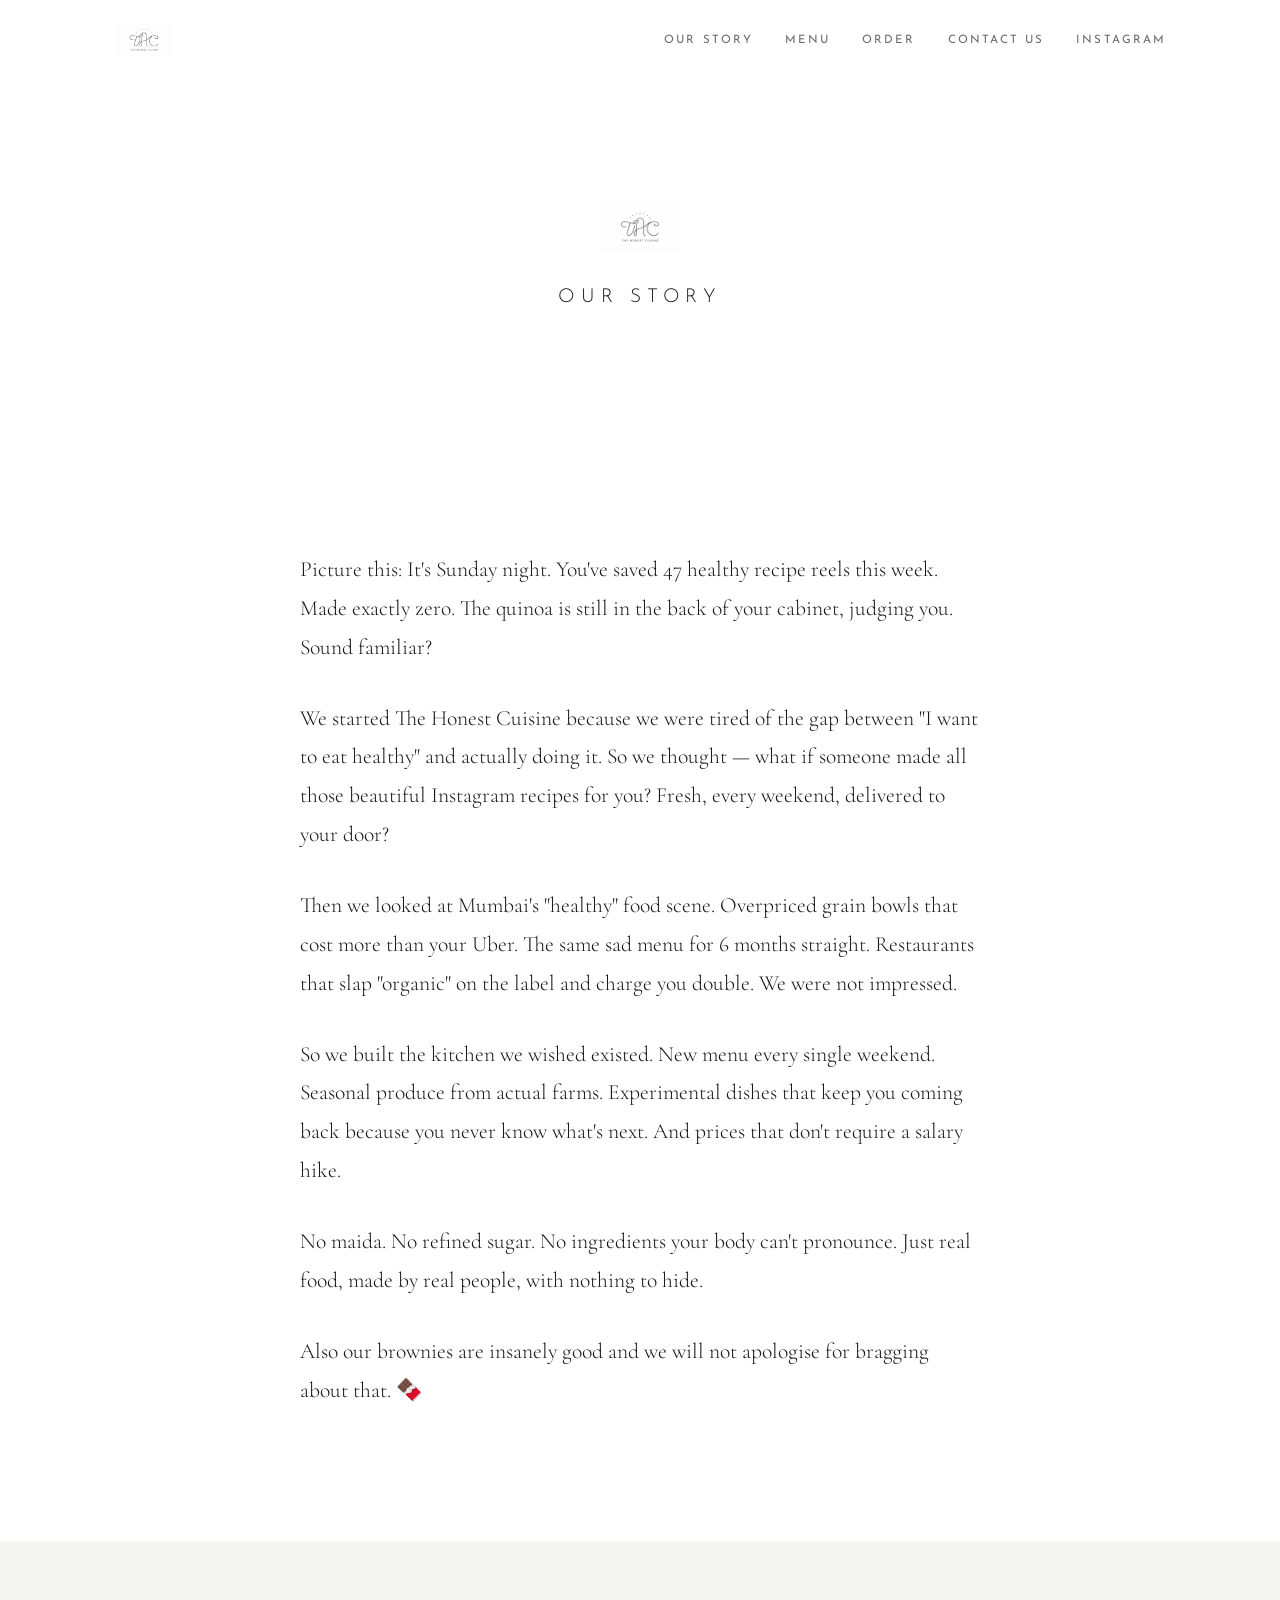
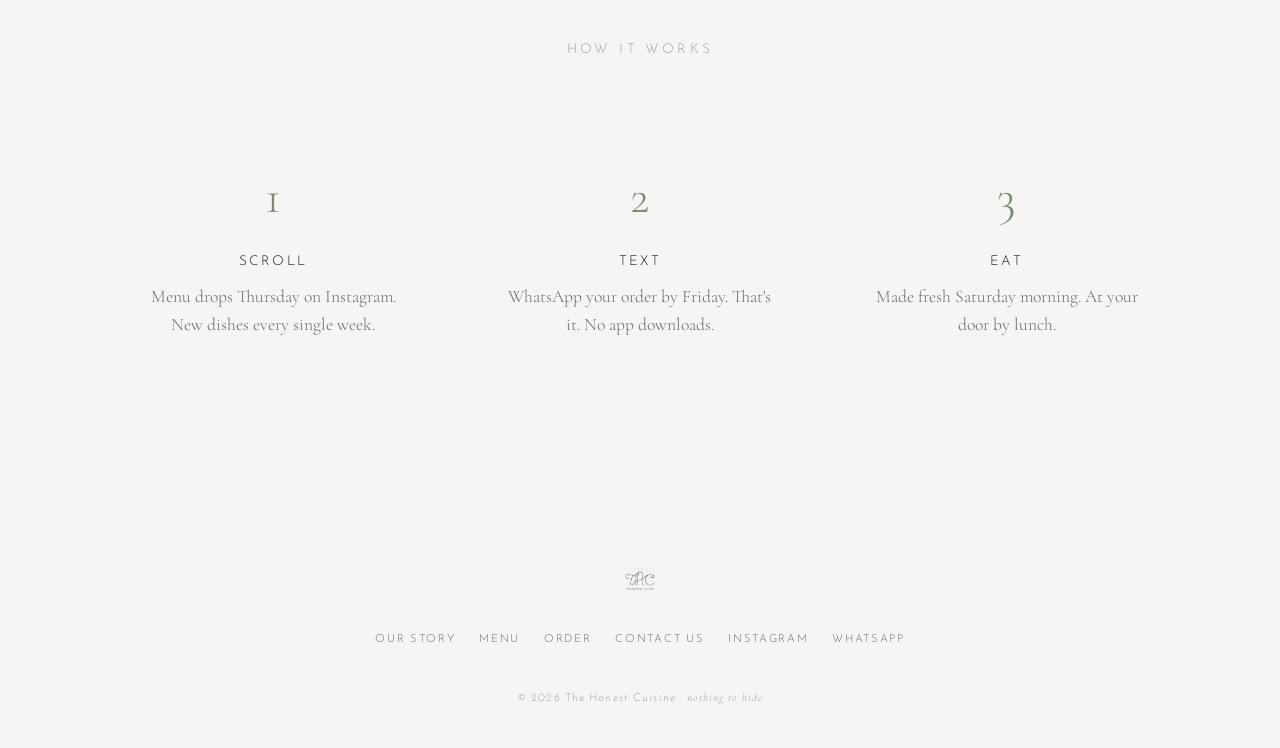
<file: story.html>
<!DOCTYPE html>
<html lang="en">
<head>
  <meta charset="UTF-8">
  <meta name="viewport" content="width=device-width, initial-scale=1.0">
  <title>Our Story — The Honest Cuisine</title>
  <meta name="description" content="Why we started The Honest Cuisine. Healthy food that doesn't suck, delivered fresh every weekend in Mumbai.">
  <link rel="stylesheet" href="style.css">
  <link rel="icon" type="image/png" href="logo.png">
</head>
<body>

  <!-- Navigation -->
  <nav class="nav" id="nav">
    <div class="nav__inner">
      <a href="index.html" class="nav__logo">
        <img src="logo.png" alt="The Honest Cuisine">
      </a>
      <div class="nav__links">
        <a href="story.html">Our Story</a>
        <a href="menu.html">Menu</a>
        <a href="order.html">Order</a>
        <a href="contact.html">Contact Us</a>
        <a href="https://instagram.com/thehonestcuisine" target="_blank">Instagram</a>
      </div>
      <button class="nav__hamburger" id="hamburger" aria-label="Menu">
        <span></span>
        <span></span>
        <span></span>
      </button>
    </div>
  </nav>

  <!-- Mobile Menu -->
  <div class="nav__mobile" id="mobileMenu">
    <a href="story.html">Our Story</a>
    <a href="menu.html">Menu</a>
    <a href="order.html">Order</a>
    <a href="contact.html">Contact Us</a>
    <a href="https://instagram.com/thehonestcuisine" target="_blank">Instagram</a>
  </div>

  <!-- Page Hero -->
  <section class="page-hero">
    <img src="logo.png" alt="The Honest Cuisine">
    <h1>Our Story</h1>
  </section>

  <!-- Story Content -->
  <section class="section">
    <div class="container">
      <div class="story__content">
        <p>Picture this: It's Sunday night. You've saved 47 healthy recipe reels this week. Made exactly zero. The quinoa is still in the back of your cabinet, judging you. Sound familiar?</p>
        <p>We started The Honest Cuisine because we were tired of the gap between "I want to eat healthy" and actually doing it. So we thought — what if someone made all those beautiful Instagram recipes for you? Fresh, every weekend, delivered to your door?</p>
        <p>Then we looked at Mumbai's "healthy" food scene. Overpriced grain bowls that cost more than your Uber. The same sad menu for 6 months straight. Restaurants that slap "organic" on the label and charge you double. We were not impressed.</p>
        <p>So we built the kitchen we wished existed. New menu every single weekend. Seasonal produce from actual farms. Experimental dishes that keep you coming back because you never know what's next. And prices that don't require a salary hike.</p>
        <p>No maida. No refined sugar. No ingredients your body can't pronounce. Just real food, made by real people, with nothing to hide.</p>
        <p>Also our brownies are insanely good and we will not apologise for bragging about that. 🍫</p>
      </div>
    </div>
  </section>

  <!-- How It Works -->
  <section class="section section--light">
    <div class="container">
      <div class="section-header">
        <h2>How It Works</h2>
      </div>
      <div class="how-it-works">
        <div class="how-it-works__step">
          <div class="how-it-works__number">1</div>
          <h3 class="how-it-works__title">Scroll</h3>
          <p class="how-it-works__desc">Menu drops Thursday on Instagram. New dishes every single week.</p>
        </div>
        <div class="how-it-works__step">
          <div class="how-it-works__number">2</div>
          <h3 class="how-it-works__title">Text</h3>
          <p class="how-it-works__desc">WhatsApp your order by Friday. That's it. No app downloads.</p>
        </div>
        <div class="how-it-works__step">
          <div class="how-it-works__number">3</div>
          <h3 class="how-it-works__title">Eat</h3>
          <p class="how-it-works__desc">Made fresh Saturday morning. At your door by lunch.</p>
        </div>
      </div>
    </div>
  </section>

  <!-- Footer -->
  <footer class="footer">
    <img src="logo.png" alt="The Honest Cuisine" class="footer__logo">
    <div class="footer__links">
      <a href="story.html">Our Story</a>
      <a href="menu.html">Menu</a>
      <a href="order.html">Order</a>
      <a href="contact.html">Contact Us</a>
      <a href="https://instagram.com/thehonestcuisine" target="_blank">Instagram</a>
      <a href="https://wa.me/919XXXXXXXXX" target="_blank">WhatsApp</a>
    </div>
    <p class="footer__copy">&copy; 2026 The Honest Cuisine &middot; <span>nothing to hide</span></p>
  </footer>

  <script>
    const nav = document.getElementById('nav');
    window.addEventListener('scroll', () => {
      nav.classList.toggle('scrolled', window.scrollY > 50);
    });
    const hamburger = document.getElementById('hamburger');
    const mobileMenu = document.getElementById('mobileMenu');
    hamburger.addEventListener('click', () => {
      hamburger.classList.toggle('active');
      mobileMenu.classList.toggle('active');
      document.body.style.overflow = mobileMenu.classList.contains('active') ? 'hidden' : '';
    });
    mobileMenu.querySelectorAll('a').forEach(link => {
      link.addEventListener('click', () => {
        hamburger.classList.remove('active');
        mobileMenu.classList.remove('active');
        document.body.style.overflow = '';
      });
    });
  </script>

</body>
</html>
</file>
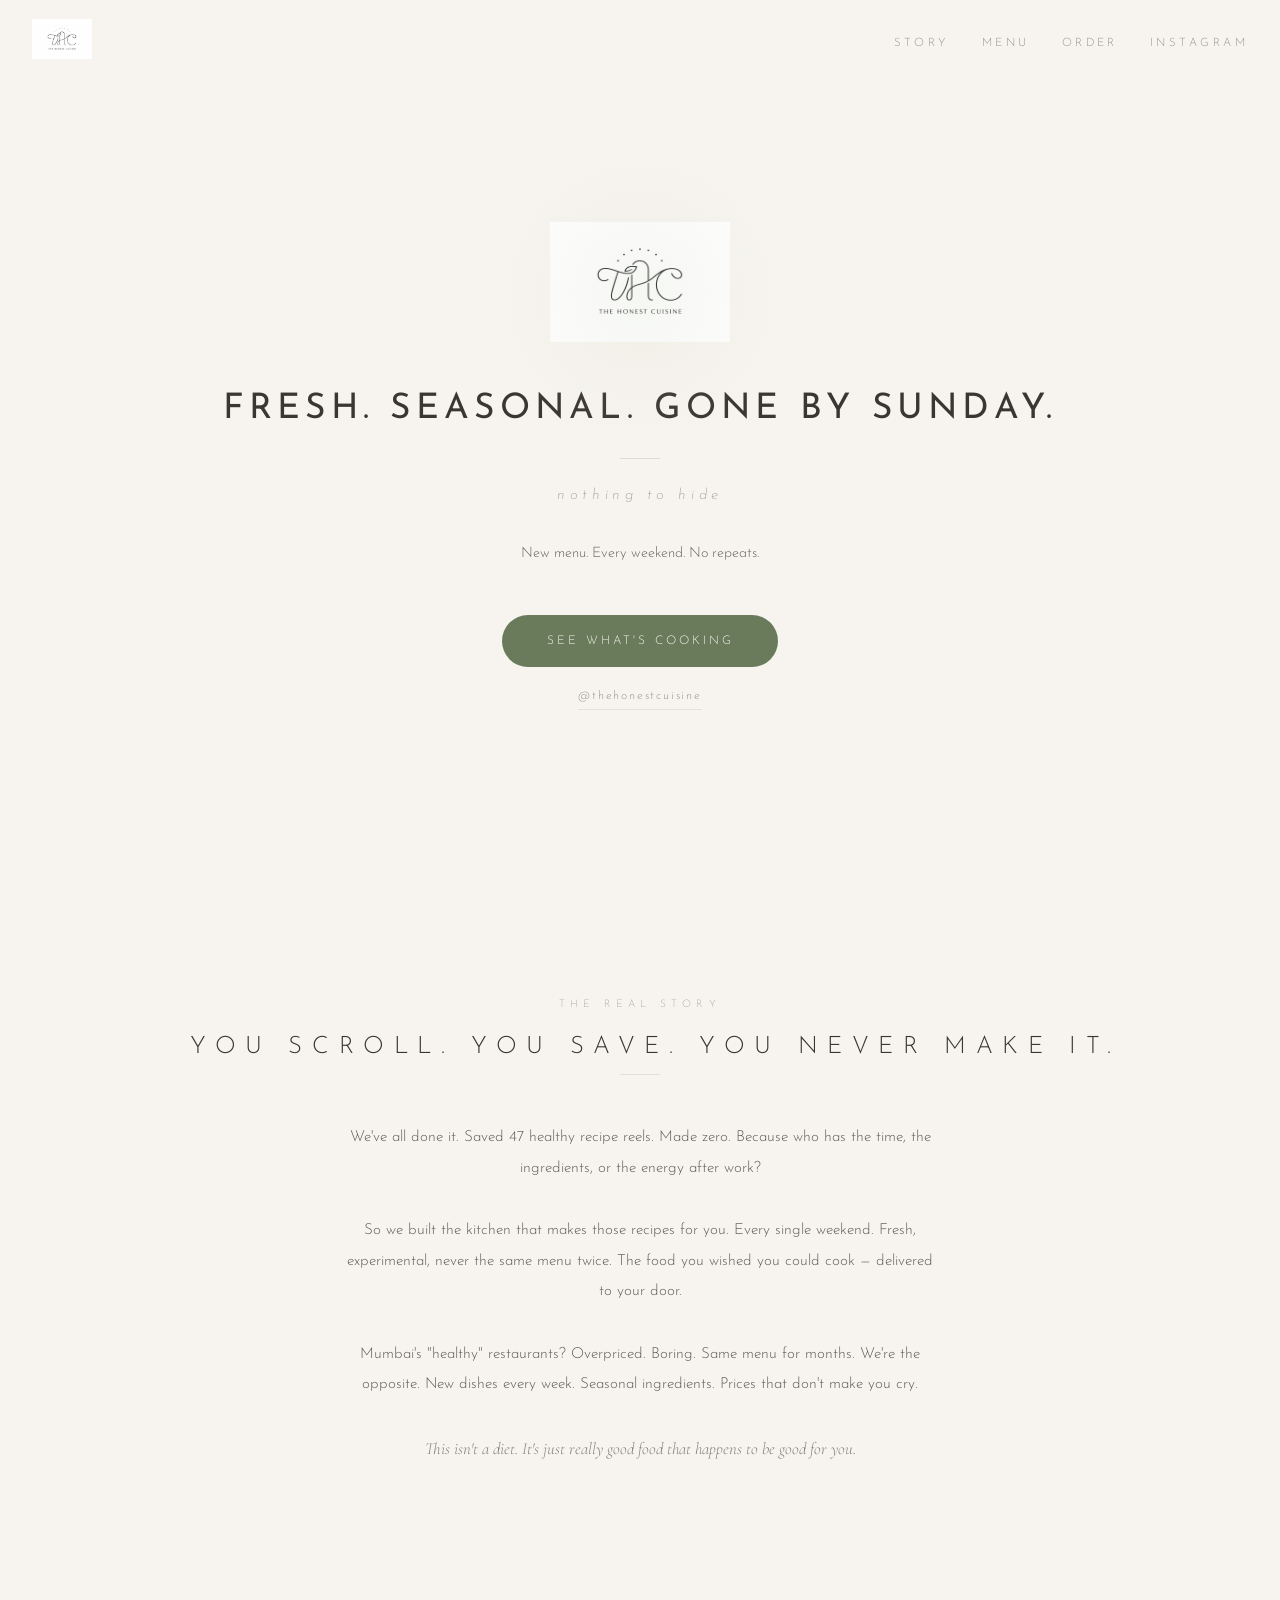
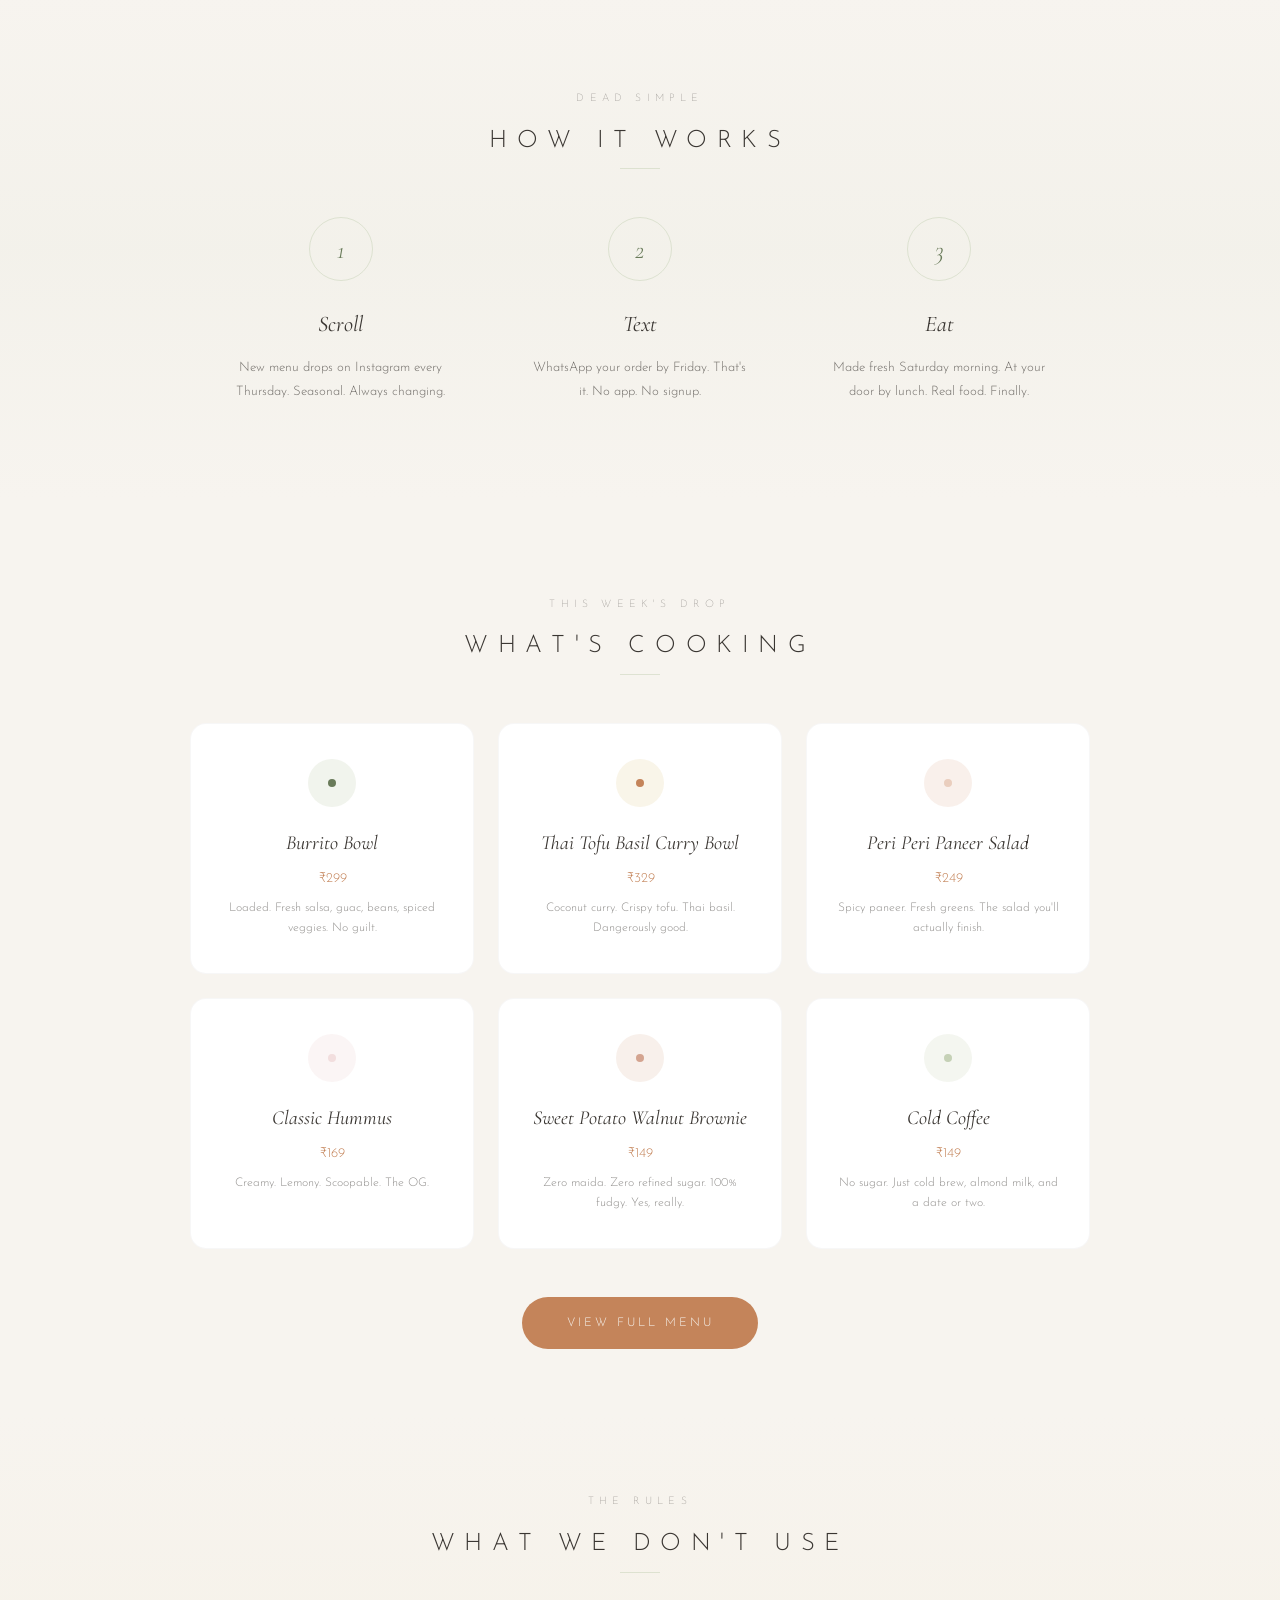
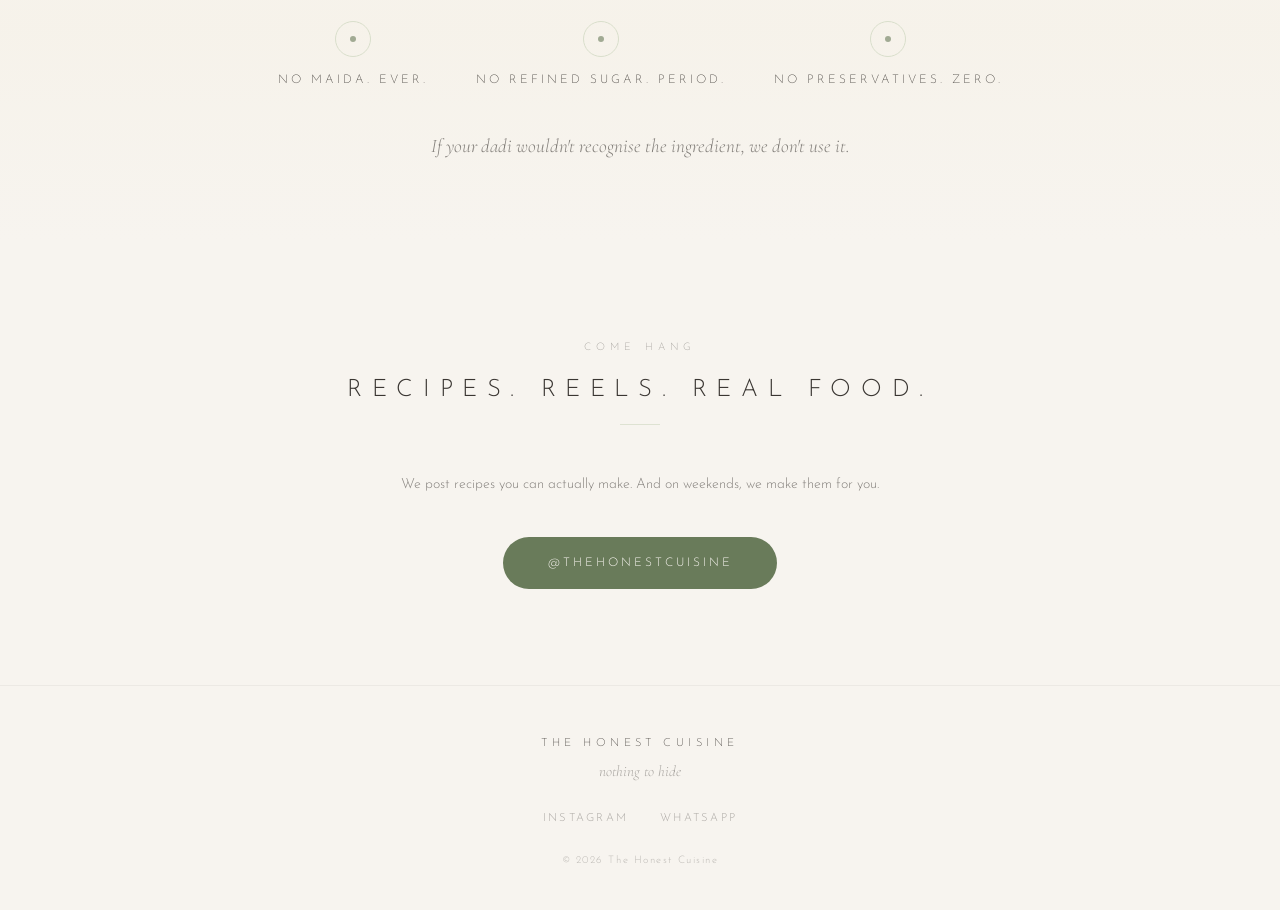
<file: website.html>
<!DOCTYPE html>
<html lang="en">
<head>
  <meta charset="UTF-8">
  <meta name="viewport" content="width=device-width, initial-scale=1.0">
  <title>The Honest Cuisine — Nothing to Hide</title>
  <link rel="preconnect" href="https://fonts.googleapis.com">
  <link rel="preconnect" href="https://fonts.gstatic.com" crossorigin>
  <link href="https://fonts.googleapis.com/css2?family=Cormorant+Garamond:ital,wght@0,300;0,400;0,500;1,300;1,400;1,500&family=Josefin+Sans:wght@200;300;400&display=swap" rel="stylesheet">
  <style>
    *, *::before, *::after {
      margin: 0;
      padding: 0;
      box-sizing: border-box;
    }

    :root {
      --oat: #F7F4EF;
      --charcoal: #3A3632;
      --sage: #C5D1B6;
      --terracotta: #C4845A;
      --olive: #697B5A;
      --rose: #F2DEDE;
      --butter: #F0E6C8;
      --peach: #EACEBE;
      --soft-terra: #D4A490;
    }

    html {
      scroll-behavior: smooth;
    }

    body {
      font-family: 'Josefin Sans', sans-serif;
      font-weight: 300;
      background-color: var(--oat);
      color: var(--charcoal);
      line-height: 1.7;
      -webkit-font-smoothing: antialiased;
    }

    /* ——— NAV ——— */
    nav {
      position: fixed;
      top: 0;
      left: 0;
      right: 0;
      z-index: 100;
      padding: 1.2rem 2rem;
      display: flex;
      justify-content: space-between;
      align-items: center;
      background: rgba(247, 244, 239, 0.92);
      backdrop-filter: blur(12px);
      -webkit-backdrop-filter: blur(12px);
      transition: box-shadow 0.3s ease;
    }

    nav.scrolled {
      box-shadow: 0 1px 0 rgba(58, 54, 50, 0.08);
    }

    .nav-logo img {
      height: 40px;
      width: auto;
    }

    .nav-logo {
      font-family: 'Josefin Sans', sans-serif;
      font-weight: 200;
      font-size: 0.65rem;
      letter-spacing: 0.45em;
      text-transform: uppercase;
    }

    .nav-logo span {
      font-family: 'Cormorant Garamond', serif;
      font-style: italic;
      font-weight: 400;
      font-size: 0.95rem;
      letter-spacing: 0.05em;
      text-transform: none;
    }

    .nav-links {
      display: flex;
      gap: 2rem;
      list-style: none;
    }

    .nav-links a {
      font-size: 0.72rem;
      font-weight: 200;
      letter-spacing: 0.3em;
      text-transform: uppercase;
      text-decoration: none;
      color: var(--charcoal);
      opacity: 0.7;
      transition: opacity 0.3s ease;
    }

    .nav-links a:hover {
      opacity: 1;
    }

    /* ——— HERO ——— */
    .hero {
      min-height: 100vh;
      display: flex;
      flex-direction: column;
      justify-content: center;
      align-items: center;
      text-align: center;
      padding: 6rem 2rem 4rem;
      position: relative;
      overflow: hidden;
    }

    .hero::before {
      content: '';
      position: absolute;
      top: 15%;
      left: 50%;
      transform: translateX(-50%);
      width: 320px;
      height: 320px;
      border-radius: 50%;
      background: radial-gradient(circle, rgba(197, 209, 182, 0.15) 0%, transparent 70%);
      pointer-events: none;
    }

    .hero-logo {
      margin-bottom: 2rem;
    }

    .hero-logo img {
      height: 120px;
      width: auto;
    }

    .hero-the {
      display: none;
    }

    .hero-title {
      font-family: 'Josefin Sans', sans-serif;
      font-weight: 400;
      font-size: clamp(1.2rem, 3vw, 2.2rem);
      line-height: 1.4;
      margin-bottom: 1.5rem;
      letter-spacing: 0.15em;
      text-transform: uppercase;
      white-space: nowrap;
    }

    .hero-line {
      width: 40px;
      height: 1px;
      background: var(--sage);
      margin: 0 auto 1.5rem;
      opacity: 0.6;
    }

    .hero-tagline {
      font-family: 'Josefin Sans', sans-serif;
      font-style: italic;
      font-weight: 200;
      font-size: 0.95rem;
      letter-spacing: 0.3em;
      opacity: 0.5;
      margin-bottom: 2rem;
    }

    .hero-desc {
      font-size: 0.9rem;
      font-weight: 300;
      max-width: 380px;
      margin: 0 auto 3rem;
      opacity: 0.75;
      line-height: 1.8;
    }

    .hero-ctas {
      display: flex;
      flex-direction: column;
      align-items: center;
      gap: 1.2rem;
    }

    .btn-primary {
      display: inline-block;
      font-family: 'Josefin Sans', sans-serif;
      font-weight: 300;
      font-size: 0.75rem;
      letter-spacing: 0.25em;
      text-transform: uppercase;
      text-decoration: none;
      background: var(--olive);
      color: var(--oat);
      padding: 1rem 2.8rem;
      border-radius: 50px;
      transition: all 0.4s ease;
      border: none;
      cursor: pointer;
    }

    .btn-primary:hover {
      background: var(--charcoal);
      transform: translateY(-2px);
      box-shadow: 0 8px 25px rgba(58, 54, 50, 0.12);
    }

    .btn-terra {
      background: var(--terracotta);
    }

    .btn-terra:hover {
      background: var(--charcoal);
    }

    .link-subtle {
      font-size: 0.75rem;
      font-weight: 300;
      letter-spacing: 0.15em;
      text-decoration: none;
      color: var(--charcoal);
      opacity: 0.5;
      transition: opacity 0.3s ease;
      border-bottom: 1px solid rgba(58, 54, 50, 0.2);
      padding-bottom: 2px;
    }

    .link-subtle:hover {
      opacity: 0.9;
    }

    /* ——— SECTIONS ——— */
    section {
      padding: 6rem 2rem;
    }

    .section-label {
      font-family: 'Josefin Sans', sans-serif;
      font-weight: 200;
      font-size: 0.65rem;
      letter-spacing: 0.5em;
      text-transform: uppercase;
      text-align: center;
      opacity: 0.5;
      margin-bottom: 1.2rem;
    }

    .section-title {
      font-family: 'Josefin Sans', sans-serif;
      font-weight: 300;
      font-size: clamp(0.9rem, 2.5vw, 1.5rem);
      text-align: center;
      margin-bottom: 0.8rem;
      line-height: 1.2;
      letter-spacing: 0.4em;
      text-transform: uppercase;
      white-space: nowrap;
    }

    .section-line {
      width: 40px;
      height: 1px;
      background: var(--sage);
      margin: 0 auto 3rem;
      opacity: 0.5;
    }

    .container {
      max-width: 900px;
      margin: 0 auto;
    }

    .container-wide {
      max-width: 1100px;
      margin: 0 auto;
    }

    /* ——— STORY ——— */
    .story {
      background: var(--oat);
    }

    .story-text {
      max-width: 600px;
      margin: 0 auto;
      text-align: center;
    }

    .story-text p {
      font-size: 0.95rem;
      line-height: 2;
      margin-bottom: 2rem;
      opacity: 0.8;
    }

    .story-text p:last-child {
      font-family: 'Cormorant Garamond', serif;
      font-style: italic;
      font-weight: 300;
      font-size: 1.05rem;
      opacity: 0.6;
    }

    /* ——— HOW IT WORKS ——— */
    .how-it-works {
      background: linear-gradient(180deg, var(--oat) 0%, rgba(197, 209, 182, 0.08) 50%, var(--oat) 100%);
    }

    .steps {
      display: grid;
      grid-template-columns: repeat(3, 1fr);
      gap: 3rem;
      max-width: 850px;
      margin: 0 auto;
      text-align: center;
    }

    .step-icon {
      width: 64px;
      height: 64px;
      border-radius: 50%;
      margin: 0 auto 1.5rem;
      display: flex;
      align-items: center;
      justify-content: center;
      font-size: 1.5rem;
      position: relative;
    }

    .step-icon::before {
      content: '';
      position: absolute;
      inset: 0;
      border-radius: 50%;
      border: 1px solid var(--sage);
      opacity: 0.5;
    }

    .step-number {
      font-family: 'Cormorant Garamond', serif;
      font-style: italic;
      font-weight: 300;
      font-size: 1.6rem;
      color: var(--olive);
    }

    .step h3 {
      font-family: 'Cormorant Garamond', serif;
      font-style: italic;
      font-weight: 400;
      font-size: 1.4rem;
      margin-bottom: 0.8rem;
    }

    .step p {
      font-size: 0.82rem;
      line-height: 1.8;
      opacity: 0.7;
      max-width: 220px;
      margin: 0 auto;
    }

    .step-connector {
      display: none;
    }

    /* ——— MENU ——— */
    .menu-section {
      padding-bottom: 4rem;
    }

    .menu-grid {
      display: grid;
      grid-template-columns: repeat(3, 1fr);
      gap: 1.5rem;
      max-width: 900px;
      margin: 0 auto 3rem;
    }

    .menu-item {
      padding: 2.2rem 1.8rem;
      border-radius: 16px;
      background: white;
      text-align: center;
      transition: all 0.4s ease;
      position: relative;
      overflow: hidden;
      border: 1px solid rgba(58, 54, 50, 0.04);
    }

    .menu-item::before {
      content: '';
      position: absolute;
      top: 0;
      left: 0;
      right: 0;
      height: 3px;
      background: var(--sage);
      opacity: 0;
      transition: opacity 0.4s ease;
    }

    .menu-item:nth-child(2)::before { background: var(--butter); }
    .menu-item:nth-child(3)::before { background: var(--peach); }
    .menu-item:nth-child(4)::before { background: var(--terracotta); }
    .menu-item:nth-child(5)::before { background: var(--rose); }
    .menu-item:nth-child(6)::before { background: var(--sage); }

    .menu-item:hover {
      transform: translateY(-4px);
      box-shadow: 0 12px 40px rgba(58, 54, 50, 0.06);
    }

    .menu-item:hover::before {
      opacity: 1;
    }

    .menu-item-icon {
      width: 48px;
      height: 48px;
      border-radius: 50%;
      margin: 0 auto 1.2rem;
      display: flex;
      align-items: center;
      justify-content: center;
    }

    .menu-item:nth-child(1) .menu-item-icon { background: rgba(197, 209, 182, 0.25); }
    .menu-item:nth-child(2) .menu-item-icon { background: rgba(240, 230, 200, 0.4); }
    .menu-item:nth-child(3) .menu-item-icon { background: rgba(234, 206, 190, 0.3); }
    .menu-item:nth-child(4) .menu-item-icon { background: rgba(242, 222, 222, 0.3); }
    .menu-item:nth-child(5) .menu-item-icon { background: rgba(196, 132, 90, 0.12); }
    .menu-item:nth-child(6) .menu-item-icon { background: rgba(197, 209, 182, 0.2); }

    .menu-dot {
      width: 8px;
      height: 8px;
      border-radius: 50%;
    }

    .menu-item:nth-child(1) .menu-dot { background: var(--olive); }
    .menu-item:nth-child(2) .menu-dot { background: var(--terracotta); }
    .menu-item:nth-child(3) .menu-dot { background: var(--peach); }
    .menu-item:nth-child(4) .menu-dot { background: var(--rose); }
    .menu-item:nth-child(5) .menu-dot { background: var(--soft-terra); }
    .menu-item:nth-child(6) .menu-dot { background: var(--sage); }

    .menu-item h3 {
      font-family: 'Cormorant Garamond', serif;
      font-style: italic;
      font-weight: 400;
      font-size: 1.25rem;
      margin-bottom: 0.4rem;
    }

    .menu-item .price {
      font-family: 'Josefin Sans', sans-serif;
      font-weight: 300;
      font-size: 0.85rem;
      color: var(--terracotta);
      margin-bottom: 0.6rem;
    }

    .menu-item .desc {
      font-size: 0.75rem;
      opacity: 0.55;
      line-height: 1.6;
    }

    .menu-cta {
      text-align: center;
    }

    /* ——— PROMISE ——— */
    .promise {
      background: linear-gradient(180deg, var(--oat) 0%, rgba(240, 230, 200, 0.12) 50%, var(--oat) 100%);
      text-align: center;
      padding: 5rem 2rem;
    }

    .promise-items {
      display: flex;
      justify-content: center;
      gap: 3rem;
      margin-bottom: 2.5rem;
      flex-wrap: wrap;
    }

    .promise-item {
      display: flex;
      flex-direction: column;
      align-items: center;
      gap: 0.8rem;
    }

    .promise-check {
      width: 36px;
      height: 36px;
      border-radius: 50%;
      border: 1px solid var(--sage);
      display: flex;
      align-items: center;
      justify-content: center;
      opacity: 0.6;
    }

    .promise-check::after {
      content: '';
      width: 6px;
      height: 6px;
      border-radius: 50%;
      background: var(--olive);
    }

    .promise-item p {
      font-family: 'Josefin Sans', sans-serif;
      font-weight: 200;
      font-size: 0.75rem;
      letter-spacing: 0.25em;
      text-transform: uppercase;
    }

    .promise-tagline {
      font-family: 'Cormorant Garamond', serif;
      font-style: italic;
      font-weight: 300;
      font-size: 1.2rem;
      opacity: 0.6;
    }

    /* ——— FOLLOW ——— */
    .follow {
      text-align: center;
      padding: 6rem 2rem;
    }

    .follow .section-title {
      margin-bottom: 1.2rem;
    }

    .follow-sub {
      font-size: 0.88rem;
      opacity: 0.6;
      margin-bottom: 2.5rem;
      font-weight: 300;
    }

    /* ——— FOOTER ——— */
    footer {
      text-align: center;
      padding: 3rem 2rem 2.5rem;
      border-top: 1px solid rgba(58, 54, 50, 0.06);
    }

    .footer-brand {
      font-family: 'Josefin Sans', sans-serif;
      font-weight: 200;
      font-size: 0.7rem;
      letter-spacing: 0.4em;
      text-transform: uppercase;
      margin-bottom: 0.4rem;
    }

    .footer-tagline {
      font-family: 'Cormorant Garamond', serif;
      font-style: italic;
      font-weight: 300;
      font-size: 0.95rem;
      opacity: 0.4;
      margin-bottom: 1.5rem;
    }

    .footer-links {
      display: flex;
      justify-content: center;
      gap: 2rem;
      margin-bottom: 1.5rem;
    }

    .footer-links a {
      font-size: 0.7rem;
      font-weight: 300;
      letter-spacing: 0.2em;
      text-transform: uppercase;
      text-decoration: none;
      color: var(--charcoal);
      opacity: 0.4;
      transition: opacity 0.3s ease;
    }

    .footer-links a:hover {
      opacity: 0.8;
    }

    .footer-copy {
      font-size: 0.65rem;
      opacity: 0.3;
      letter-spacing: 0.15em;
    }

    /* ——— ANIMATIONS ——— */
    .fade-in {
      opacity: 0;
      transform: translateY(20px);
      transition: all 0.8s cubic-bezier(0.25, 0.46, 0.45, 0.94);
    }

    .fade-in.visible {
      opacity: 1;
      transform: translateY(0);
    }

    /* ——— MOBILE ——— */
    @media (max-width: 768px) {
      nav {
        padding: 1rem 1.5rem;
      }

      .nav-links {
        display: none;
      }

      .nav-logo img {
        height: 32px;
      }

      .hero {
        padding: 5rem 1.5rem 3rem;
        min-height: 85vh;
      }

      .hero-logo img {
        height: 80px;
      }

      .hero-title {
        font-size: 1.1rem;
        white-space: normal;
        letter-spacing: 0.1em;
        max-width: 90vw;
      }

      .hero-tagline {
        font-size: 0.8rem;
        letter-spacing: 0.2em;
      }

      .hero-desc {
        font-size: 0.82rem;
      }

      .section-title {
        white-space: normal;
        font-size: 0.85rem;
        letter-spacing: 0.2em;
        max-width: 90vw;
      }

      .steps {
        grid-template-columns: 1fr;
        gap: 2.5rem;
        max-width: 300px;
      }

      .step h3 {
        font-size: 1rem;
      }

      .step p {
        font-size: 0.82rem;
      }

      .menu-grid {
        grid-template-columns: 1fr 1fr;
        gap: 0.8rem;
      }

      .menu-item {
        padding: 1.4rem 1rem;
      }

      .menu-item h3 {
        font-size: 0.9rem;
      }

      .menu-item .price {
        font-size: 0.85rem;
      }

      .menu-item .desc {
        font-size: 0.75rem;
      }

      .promise-items {
        flex-direction: column;
        gap: 1.5rem;
      }

      .promise-item p {
        font-size: 0.9rem;
      }

      .promise-tagline {
        font-size: 0.85rem;
      }

      .story-text p {
        font-size: 0.88rem;
      }

      .follow-sub {
        font-size: 0.82rem;
      }

      section {
        padding: 3.5rem 1.2rem;
      }

      .section-label {
        font-size: 0.6rem;
      }

      .btn-primary {
        font-size: 0.8rem;
        padding: 0.9rem 2rem;
      }

      footer {
        padding: 2.5rem 1.2rem;
      }
    }

    @media (max-width: 480px) {
      .hero-title {
        font-size: 0.95rem;
        letter-spacing: 0.08em;
      }

      .hero-logo img {
        height: 65px;
      }

      .section-title {
        font-size: 0.75rem;
        letter-spacing: 0.15em;
      }

      .menu-grid {
        grid-template-columns: 1fr;
        max-width: 320px;
      }

      .menu-item h3 {
        font-size: 0.85rem;
      }
    }

    @media (max-width: 360px) {
      .hero-title {
        font-size: 0.85rem;
        letter-spacing: 0.06em;
      }

      .section-title {
        font-size: 0.7rem;
        letter-spacing: 0.1em;
      }
    }
  </style>
</head>
<body>

  <!-- NAV -->
  <nav id="nav">
    <div class="nav-logo"><img src="logo.png" alt="The Honest Cuisine"></div>
    <ul class="nav-links">
      <li><a href="#story">Story</a></li>
      <li><a href="#menu">Menu</a></li>
      <li><a href="#order">Order</a></li>
      <li><a href="https://instagram.com/thehonestcuisine" target="_blank">Instagram</a></li>
    </ul>
  </nav>

  <!-- HERO -->
  <section class="hero" id="home">
    <div class="hero-logo"><img src="logo.png" alt="The Honest Cuisine"></div>
    <h1 class="hero-title">FRESH. SEASONAL. GONE BY SUNDAY.</h1>
    <div class="hero-line"></div>
    <p class="hero-tagline">nothing to hide</p>
    <p class="hero-desc">New menu. Every weekend. No repeats.</p>
    <div class="hero-ctas">
      <a href="#menu" class="btn-primary">See What's Cooking</a>
      <a href="https://instagram.com/thehonestcuisine" target="_blank" class="link-subtle">@thehonestcuisine</a>
    </div>
  </section>

  <!-- STORY -->
  <section class="story" id="story">
    <div class="container">
      <p class="section-label">The real story</p>
      <h2 class="section-title">YOU SCROLL. YOU SAVE. YOU NEVER MAKE IT.</h2>
      <div class="section-line"></div>
      <div class="story-text fade-in">
        <p>We've all done it. Saved 47 healthy recipe reels. Made zero. Because who has the time, the ingredients, or the energy after work?</p>
        <p>So we built the kitchen that makes those recipes for you. Every single weekend. Fresh, experimental, never the same menu twice. The food you wished you could cook &mdash; delivered to your door.</p>
        <p>Mumbai's "healthy" restaurants? Overpriced. Boring. Same menu for months. We're the opposite. New dishes every week. Seasonal ingredients. Prices that don't make you cry.</p>
        <p>This isn't a diet. It's just really good food that happens to be good for you.</p>
      </div>
    </div>
  </section>

  <!-- HOW IT WORKS -->
  <section class="how-it-works" id="order">
    <div class="container">
      <p class="section-label">Dead simple</p>
      <h2 class="section-title">HOW IT WORKS</h2>
      <div class="section-line"></div>
      <div class="steps">
        <div class="step fade-in">
          <div class="step-icon">
            <span class="step-number">1</span>
          </div>
          <h3>Scroll</h3>
          <p>New menu drops on Instagram every Thursday. Seasonal. Always changing.</p>
        </div>
        <div class="step fade-in">
          <div class="step-icon">
            <span class="step-number">2</span>
          </div>
          <h3>Text</h3>
          <p>WhatsApp your order by Friday. That's it. No app. No signup.</p>
        </div>
        <div class="step fade-in">
          <div class="step-icon">
            <span class="step-number">3</span>
          </div>
          <h3>Eat</h3>
          <p>Made fresh Saturday morning. At your door by lunch. Real food. Finally.</p>
        </div>
      </div>
    </div>
  </section>

  <!-- MENU -->
  <section class="menu-section" id="menu">
    <div class="container-wide">
      <p class="section-label">This week's drop</p>
      <h2 class="section-title">WHAT'S COOKING</h2>
      <div class="section-line"></div>
      <div class="menu-grid">
        <div class="menu-item fade-in">
          <div class="menu-item-icon"><div class="menu-dot"></div></div>
          <h3>Burrito Bowl</h3>
          <div class="price">&#8377;299</div>
          <p class="desc">Loaded. Fresh salsa, guac, beans, spiced veggies. No guilt.</p>
        </div>
        <div class="menu-item fade-in">
          <div class="menu-item-icon"><div class="menu-dot"></div></div>
          <h3>Thai Tofu Basil Curry Bowl</h3>
          <div class="price">&#8377;329</div>
          <p class="desc">Coconut curry. Crispy tofu. Thai basil. Dangerously good.</p>
        </div>
        <div class="menu-item fade-in">
          <div class="menu-item-icon"><div class="menu-dot"></div></div>
          <h3>Peri Peri Paneer Salad</h3>
          <div class="price">&#8377;249</div>
          <p class="desc">Spicy paneer. Fresh greens. The salad you'll actually finish.</p>
        </div>
        <div class="menu-item fade-in">
          <div class="menu-item-icon"><div class="menu-dot"></div></div>
          <h3>Classic Hummus</h3>
          <div class="price">&#8377;169</div>
          <p class="desc">Creamy. Lemony. Scoopable. The OG.</p>
        </div>
        <div class="menu-item fade-in">
          <div class="menu-item-icon"><div class="menu-dot"></div></div>
          <h3>Sweet Potato Walnut Brownie</h3>
          <div class="price">&#8377;149</div>
          <p class="desc">Zero maida. Zero refined sugar. 100% fudgy. Yes, really.</p>
        </div>
        <div class="menu-item fade-in">
          <div class="menu-item-icon"><div class="menu-dot"></div></div>
          <h3>Cold Coffee</h3>
          <div class="price">&#8377;149</div>
          <p class="desc">No sugar. Just cold brew, almond milk, and a date or two.</p>
        </div>
      </div>
      <div class="menu-cta">
        <a href="https://instagram.com/thehonestcuisine" target="_blank" class="btn-primary btn-terra">View Full Menu</a>
      </div>
    </div>
  </section>

  <!-- PROMISE -->
  <section class="promise" id="promise">
    <div class="container">
      <p class="section-label">The rules</p>
      <h2 class="section-title">WHAT WE DON'T USE</h2>
      <div class="section-line"></div>
      <div class="promise-items fade-in">
        <div class="promise-item">
          <div class="promise-check"></div>
          <p>No maida. Ever.</p>
        </div>
        <div class="promise-item">
          <div class="promise-check"></div>
          <p>No refined sugar. Period.</p>
        </div>
        <div class="promise-item">
          <div class="promise-check"></div>
          <p>No preservatives. Zero.</p>
        </div>
      </div>
      <p class="promise-tagline">If your dadi wouldn't recognise the ingredient, we don't use it.</p>
    </div>
  </section>

  <!-- FOLLOW -->
  <section class="follow" id="follow">
    <div class="container">
      <p class="section-label">Come hang</p>
      <h2 class="section-title">RECIPES. REELS. REAL FOOD.</h2>
      <div class="section-line"></div>
      <p class="follow-sub">We post recipes you can actually make. And on weekends, we make them for you.</p>
      <a href="https://instagram.com/thehonestcuisine" target="_blank" class="btn-primary">@thehonestcuisine</a>
    </div>
  </section>

  <!-- FOOTER -->
  <footer>
    <p class="footer-brand">THE HONEST CUISINE</p>
    <p class="footer-tagline">nothing to hide</p>
    <div class="footer-links">
      <a href="https://instagram.com/thehonestcuisine" target="_blank">Instagram</a>
      <a href="#">WhatsApp</a>
    </div>
    <p class="footer-copy">&copy; 2026 The Honest Cuisine</p>
  </footer>

  <script>
    // Nav shadow on scroll
    const nav = document.getElementById('nav');
    window.addEventListener('scroll', () => {
      nav.classList.toggle('scrolled', window.scrollY > 40);
    });

    // Fade-in on scroll
    const observer = new IntersectionObserver((entries) => {
      entries.forEach(entry => {
        if (entry.isIntersecting) {
          entry.target.classList.add('visible');
        }
      });
    }, { threshold: 0.15, rootMargin: '0px 0px -40px 0px' });

    document.querySelectorAll('.fade-in').forEach(el => observer.observe(el));
  </script>

</body>
</html>
</file>
<file: style.css>
/* ============================================
   THE HONEST CUISINE — Design System
   ============================================ */

/* Google Fonts */
@import url('https://fonts.googleapis.com/css2?family=Josefin+Sans:wght@300;400&family=Cormorant+Garamond:ital,wght@0,300;0,400;1,300;1,400&display=swap');

/* ---- Reset & Base ---- */
*, *::before, *::after {
  margin: 0;
  padding: 0;
  box-sizing: border-box;
}

:root {
  --white: #FFFFFF;
  --light-grey: #F5F5F3;
  --dark: #1A1A1A;
  --text-primary: #1A1A1A;
  --text-secondary: #6B6B6B;
  --text-muted: #A0A0A0;
  --sage: #7A8B6F;
  --sage-light: #C5D1B6;
  --terracotta: #C4845A;
  --olive: #697B5A;
  --font-heading: 'Josefin Sans', sans-serif;
  --font-body: 'Cormorant Garamond', serif;
}

html {
  scroll-behavior: smooth;
}

body {
  font-family: var(--font-heading);
  font-weight: 300;
  color: var(--text-primary);
  background: var(--white);
  line-height: 1.6;
  -webkit-font-smoothing: antialiased;
}

a {
  text-decoration: none;
  color: inherit;
  transition: color 0.3s ease;
}

img {
  max-width: 100%;
  display: block;
}

ul { list-style: none; }

/* ---- Typography ---- */
h1, h2, h3, h4, h5, h6 {
  font-family: var(--font-heading);
  font-weight: 300;
  letter-spacing: 0.15em;
  text-transform: uppercase;
}

h1 { font-size: 2.8rem; line-height: 1.2; }
h2 { font-size: 2rem; line-height: 1.3; }
h3 { font-size: 1.4rem; line-height: 1.4; }
h4 { font-size: 1.1rem; line-height: 1.4; }

.font-editorial {
  font-family: var(--font-body);
  font-weight: 300;
  letter-spacing: 0;
  text-transform: none;
}

.font-editorial-italic {
  font-family: var(--font-body);
  font-weight: 300;
  font-style: italic;
  letter-spacing: 0;
  text-transform: none;
}

/* ---- Layout ---- */
.container {
  max-width: 1100px;
  margin: 0 auto;
  padding: 0 24px;
}

.section {
  padding: 100px 0;
}

.section--light {
  background: var(--light-grey);
}

.section--dark {
  background: var(--dark);
  color: var(--white);
}

/* ---- Navigation ---- */
.nav {
  position: fixed;
  top: 0;
  left: 0;
  right: 0;
  z-index: 1000;
  padding: 20px 0;
  transition: all 0.4s ease;
  background: rgba(255, 255, 255, 0.6);
  backdrop-filter: blur(20px);
  -webkit-backdrop-filter: blur(20px);
}

.nav.scrolled {
  padding: 12px 0;
  background: rgba(255, 255, 255, 0.92);
  box-shadow: 0 1px 0 rgba(0, 0, 0, 0.06);
}

.nav__inner {
  display: flex;
  align-items: center;
  justify-content: space-between;
  max-width: 1100px;
  margin: 0 auto;
  padding: 0 24px;
}

.nav__logo img {
  height: 40px;
  mix-blend-mode: multiply;
  transition: height 0.3s ease;
}

.nav.scrolled .nav__logo img {
  height: 32px;
}

.nav__links {
  display: flex;
  align-items: center;
  gap: 32px;
}

.nav__links a {
  font-family: var(--font-heading);
  font-size: 0.72rem;
  font-weight: 400;
  letter-spacing: 0.18em;
  text-transform: uppercase;
  color: var(--text-secondary);
  transition: color 0.3s ease;
  position: relative;
}

.nav__links a::after {
  content: '';
  position: absolute;
  bottom: -4px;
  left: 0;
  width: 0;
  height: 1px;
  background: var(--sage);
  transition: width 0.3s ease;
}

.nav__links a:hover {
  color: var(--text-primary);
}

.nav__links a:hover::after {
  width: 100%;
}

/* Hamburger */
.nav__hamburger {
  display: none;
  flex-direction: column;
  gap: 5px;
  cursor: pointer;
  padding: 4px;
  background: none;
  border: none;
}

.nav__hamburger span {
  display: block;
  width: 24px;
  height: 1.5px;
  background: var(--text-primary);
  transition: all 0.3s ease;
}

.nav__hamburger.active span:nth-child(1) {
  transform: rotate(45deg) translate(4px, 5px);
}

.nav__hamburger.active span:nth-child(2) {
  opacity: 0;
}

.nav__hamburger.active span:nth-child(3) {
  transform: rotate(-45deg) translate(4px, -5px);
}

/* Mobile menu */
.nav__mobile {
  display: none;
  position: fixed;
  top: 0;
  left: 0;
  right: 0;
  bottom: 0;
  background: rgba(255, 255, 255, 0.98);
  backdrop-filter: blur(20px);
  -webkit-backdrop-filter: blur(20px);
  z-index: 999;
  flex-direction: column;
  align-items: center;
  justify-content: center;
  gap: 36px;
}

.nav__mobile.active {
  display: flex;
}

.nav__mobile a {
  font-family: var(--font-heading);
  font-size: 1rem;
  font-weight: 300;
  letter-spacing: 0.2em;
  text-transform: uppercase;
  color: var(--text-primary);
  transition: color 0.3s ease;
}

.nav__mobile a:hover {
  color: var(--sage);
}

/* ---- Buttons ---- */
.btn {
  display: inline-block;
  font-family: var(--font-heading);
  font-size: 0.72rem;
  font-weight: 400;
  letter-spacing: 0.18em;
  text-transform: uppercase;
  padding: 14px 32px;
  border: 1px solid var(--text-primary);
  background: transparent;
  color: var(--text-primary);
  cursor: pointer;
  transition: all 0.3s ease;
}

.btn:hover {
  background: var(--text-primary);
  color: var(--white);
}

.btn--filled {
  background: var(--text-primary);
  color: var(--white);
}

.btn--filled:hover {
  background: transparent;
  color: var(--text-primary);
}

.btn--sage {
  border-color: var(--sage);
  color: var(--sage);
}

.btn--sage:hover {
  background: var(--sage);
  color: var(--white);
}

.btn--white {
  border-color: var(--white);
  color: var(--white);
}

.btn--white:hover {
  background: var(--white);
  color: var(--dark);
}

.btn--whatsapp {
  border-color: #25D366;
  color: #25D366;
}

.btn--whatsapp:hover {
  background: #25D366;
  color: var(--white);
}

/* ---- Hero ---- */
.hero {
  min-height: 100vh;
  display: flex;
  align-items: center;
  justify-content: center;
  text-align: center;
  padding: 120px 24px 80px;
}

.hero__logo {
  width: 160px;
  margin: 0 auto 40px;
  mix-blend-mode: multiply;
}

.hero__headline {
  font-size: 2.8rem;
  font-weight: 300;
  letter-spacing: 0.12em;
  margin-bottom: 16px;
}

.hero__sub {
  font-family: var(--font-heading);
  font-size: clamp(0.65rem, 2.5vw, 0.85rem);
  font-weight: 300;
  letter-spacing: 0.15em;
  text-transform: uppercase;
  color: var(--text-secondary);
  margin-bottom: 12px;
  white-space: nowrap;
}

.hero__tagline {
  font-family: var(--font-body);
  font-size: 1.3rem;
  font-weight: 300;
  font-style: italic;
  color: var(--text-muted);
  margin-bottom: 48px;
}

.hero__cta {
  display: flex;
  gap: 16px;
  justify-content: center;
  flex-wrap: wrap;
}

/* ---- Instagram Feed Grid ---- */
.ig-grid {
  display: grid;
  grid-template-columns: repeat(3, 1fr);
  gap: 16px;
  margin-top: 48px;
}

.ig-card {
  aspect-ratio: 1;
  overflow: hidden;
  position: relative;
  cursor: pointer;
  text-decoration: none;
}

.ig-card img {
  width: 100%;
  height: 100%;
  object-fit: cover;
  transition: transform 0.5s ease, filter 0.3s ease;
}

.ig-card:hover img {
  transform: scale(1.05);
  filter: brightness(0.9);
}

/* ---- Scrolling Ticker ---- */
.ticker {
  background: var(--dark);
  color: var(--white);
  padding: 14px 0;
  overflow: hidden;
  white-space: nowrap;
}

.ticker__inner {
  display: inline-block;
  animation: tickerScroll 25s linear infinite;
}

.ticker__inner span {
  font-family: 'Josefin Sans', sans-serif;
  font-size: 0.7rem;
  letter-spacing: 0.25em;
  font-weight: 400;
}

@keyframes tickerScroll {
  0% { transform: translateX(0); }
  100% { transform: translateX(-50%); }
}

/* ---- Menu Teasers ---- */
.teasers {
  display: grid;
  grid-template-columns: repeat(4, 1fr);
  gap: 20px;
}

.teaser {
  text-align: center;
  padding: 32px 20px;
  border: 1px solid var(--mid-grey);
  transition: all 0.3s ease;
}

.teaser:hover {
  border-color: var(--sage);
  transform: translateY(-4px);
  box-shadow: 0 8px 24px rgba(0,0,0,0.06);
}

.teaser__emoji {
  font-size: 2rem;
  margin-bottom: 12px;
}

.teaser h3 {
  font-family: 'Cormorant Garamond', serif;
  font-style: italic;
  font-size: 1.2rem;
  font-weight: 400;
  margin-bottom: 4px;
}

.teaser__price {
  font-family: 'Josefin Sans', sans-serif;
  font-size: 0.85rem;
  color: var(--sage);
  font-weight: 400;
  margin-bottom: 8px;
}

.teaser__desc {
  font-size: 0.78rem;
  color: var(--text-secondary);
  font-weight: 300;
  line-height: 1.5;
}

@media (max-width: 768px) {
  .teasers {
    grid-template-columns: 1fr 1fr;
    gap: 12px;
  }
  .teaser { padding: 24px 16px; }
  .teaser h3 { font-size: 1.05rem; }
}

@media (max-width: 480px) {
  .teasers {
    grid-template-columns: 1fr;
    max-width: 320px;
    margin: 0 auto;
  }
}

/* ---- Timeline ---- */
.timeline {
  position: relative;
  max-width: 700px;
  margin: 0 auto;
  padding: 20px 0;
}

.timeline__line {
  position: absolute;
  left: 50%;
  top: 0;
  bottom: 0;
  width: 1px;
  background: var(--mid-grey);
  transform: translateX(-50%);
}

.timeline__item {
  display: flex;
  align-items: flex-start;
  margin-bottom: 48px;
  position: relative;
}

.timeline__item:last-child { margin-bottom: 0; }

.timeline__dot {
  position: absolute;
  left: 50%;
  top: 8px;
  width: 14px;
  height: 14px;
  border-radius: 50%;
  background: var(--white);
  border: 2px solid var(--mid-grey);
  transform: translateX(-50%);
  transition: all 0.4s ease;
  z-index: 2;
}

.timeline__dot.active {
  background: var(--sage);
  border-color: var(--sage);
  box-shadow: 0 0 0 6px rgba(122, 139, 111, 0.15);
}

.timeline__content {
  width: 42%;
  padding-right: 40px;
  text-align: right;
}

.timeline__item--right .timeline__content {
  margin-left: auto;
  padding-right: 0;
  padding-left: 40px;
  text-align: left;
}

.timeline__day {
  font-family: 'Josefin Sans', sans-serif;
  font-size: 0.65rem;
  letter-spacing: 0.2em;
  text-transform: uppercase;
  color: var(--sage);
  font-weight: 400;
}

.timeline__content h3 {
  font-family: 'Cormorant Garamond', serif;
  font-style: italic;
  font-size: 1.4rem;
  font-weight: 400;
  margin: 4px 0 6px;
  color: var(--text-primary);
}

.timeline__content p {
  font-size: 0.82rem;
  color: var(--text-secondary);
  font-weight: 300;
  line-height: 1.6;
}

@media (max-width: 768px) {
  .timeline__line {
    left: 20px;
  }

  .timeline__dot {
    left: 20px;
  }

  .timeline__content,
  .timeline__item--right .timeline__content {
    width: auto;
    margin-left: 50px;
    padding: 0;
    text-align: left;
  }
}

/* ---- Home Steps ---- */
.home-steps {
  display: grid;
  grid-template-columns: repeat(3, 1fr);
  gap: 3rem;
  max-width: 800px;
  margin: 0 auto;
}

.home-step { text-align: center; }

.home-step__num {
  font-family: 'Cormorant Garamond', serif;
  font-size: 2.5rem;
  font-weight: 300;
  color: var(--sage);
  line-height: 1;
  margin-bottom: 0.8rem;
}

.home-step h3 {
  font-family: 'Josefin Sans', sans-serif;
  font-size: 0.8rem;
  letter-spacing: 0.2em;
  text-transform: uppercase;
  font-weight: 400;
  margin-bottom: 0.6rem;
}

.home-step p {
  font-size: 0.85rem;
  color: var(--text-secondary);
  font-weight: 300;
  line-height: 1.6;
}

/* ---- Promise Section ---- */
.promise__grid {
  display: grid;
  grid-template-columns: repeat(3, 1fr);
  gap: 48px;
  text-align: center;
  margin-bottom: 60px;
}

.promise__item h3 {
  font-size: 1.6rem;
  font-weight: 300;
  color: var(--white);
  margin-bottom: 8px;
}

.promise__item p {
  font-family: var(--font-body);
  font-size: 1.1rem;
  font-style: italic;
  color: var(--sage-light);
}

.promise__quote {
  font-family: var(--font-body);
  font-size: 1.4rem;
  font-style: italic;
  color: var(--sage-light);
  text-align: center;
  max-width: 700px;
  margin: 0 auto;
  line-height: 1.6;
}

/* ---- Story Page ---- */
.story__content {
  max-width: 680px;
  margin: 0 auto;
}

.story__content p {
  font-family: var(--font-body);
  font-size: 1.35rem;
  font-weight: 300;
  line-height: 1.8;
  color: var(--text-primary);
  margin-bottom: 32px;
}

.how-it-works {
  display: grid;
  grid-template-columns: repeat(3, 1fr);
  gap: 48px;
  text-align: center;
  margin-top: 60px;
}

.how-it-works__step {
  padding: 40px 24px;
}

.how-it-works__number {
  font-family: var(--font-body);
  font-size: 3rem;
  font-weight: 300;
  color: var(--sage);
  margin-bottom: 16px;
}

.how-it-works__title {
  font-size: 0.85rem;
  letter-spacing: 0.18em;
  margin-bottom: 12px;
}

.how-it-works__desc {
  font-family: var(--font-body);
  font-size: 1.1rem;
  color: var(--text-secondary);
  line-height: 1.6;
}

/* ---- Menu Page ---- */
.menu-category {
  margin-bottom: 64px;
}

.menu-category__title {
  font-size: 0.85rem;
  letter-spacing: 0.2em;
  color: var(--sage);
  margin-bottom: 32px;
  padding-bottom: 12px;
  border-bottom: 1px solid #eee;
}

.menu-item {
  margin-bottom: 24px;
}

.menu-item__header {
  display: flex;
  align-items: baseline;
  gap: 8px;
  margin-bottom: 4px;
}

.menu-item__name {
  font-family: var(--font-body);
  font-size: 1.3rem;
  font-weight: 400;
  font-style: italic;
  white-space: nowrap;
}

.menu-item__dots {
  flex: 1;
  border-bottom: 1px dotted var(--text-muted);
  min-width: 40px;
  margin-bottom: 4px;
}

.menu-item__price {
  font-family: var(--font-heading);
  font-size: 0.85rem;
  font-weight: 400;
  letter-spacing: 0.08em;
  color: var(--text-primary);
  white-space: nowrap;
}

.menu-item__desc {
  font-family: var(--font-body);
  font-size: 1rem;
  color: var(--text-secondary);
  line-height: 1.5;
}

/* Combos */
.menu-category--combos {
  border-left: 3px solid var(--sage);
  padding-left: 32px;
}

.menu-note {
  text-align: center;
  padding: 60px 0 0;
}

.menu-note p {
  font-family: var(--font-body);
  font-size: 1.1rem;
  font-style: italic;
  color: var(--text-secondary);
  margin-bottom: 8px;
}

/* ---- Order Page ---- */
.order-steps {
  display: grid;
  grid-template-columns: repeat(auto-fit, minmax(220px, 1fr));
  gap: 40px;
  margin: 60px 0;
}

.order-step {
  text-align: center;
  padding: 40px 24px;
  background: var(--light-grey);
}

.order-step__number {
  font-family: var(--font-body);
  font-size: 2.4rem;
  font-weight: 300;
  color: var(--sage);
  margin-bottom: 16px;
}

.order-step__title {
  font-size: 0.8rem;
  letter-spacing: 0.18em;
  margin-bottom: 12px;
}

.order-step__desc {
  font-family: var(--font-body);
  font-size: 1.05rem;
  color: var(--text-secondary);
  line-height: 1.5;
}

.order-cta {
  text-align: center;
  margin: 60px 0;
}

.order-cta .btn {
  margin: 8px;
}

.order-note {
  text-align: center;
  font-family: var(--font-body);
  font-size: 1.1rem;
  font-style: italic;
  color: var(--text-muted);
  margin-top: 40px;
}

/* ---- Contact Page ---- */
.contact-grid {
  display: grid;
  grid-template-columns: 1fr 1fr;
  gap: 80px;
  margin-top: 60px;
}

.contact-info__item {
  margin-bottom: 32px;
}

.contact-info__label {
  font-size: 0.7rem;
  letter-spacing: 0.18em;
  text-transform: uppercase;
  color: var(--text-muted);
  margin-bottom: 8px;
}

.contact-info__value {
  font-family: var(--font-body);
  font-size: 1.2rem;
  color: var(--text-primary);
}

.contact-info__value a {
  color: var(--sage);
  transition: color 0.3s ease;
}

.contact-info__value a:hover {
  color: var(--olive);
}

.contact-form {
  display: flex;
  flex-direction: column;
  gap: 24px;
}

.contact-form label {
  font-size: 0.7rem;
  letter-spacing: 0.18em;
  text-transform: uppercase;
  color: var(--text-muted);
  display: block;
  margin-bottom: 8px;
}

.contact-form input,
.contact-form textarea {
  width: 100%;
  padding: 12px 0;
  font-family: var(--font-body);
  font-size: 1.1rem;
  color: var(--text-primary);
  background: transparent;
  border: none;
  border-bottom: 1px solid #ddd;
  outline: none;
  transition: border-color 0.3s ease;
}

.contact-form input:focus,
.contact-form textarea:focus {
  border-color: var(--sage);
}

.contact-form textarea {
  min-height: 120px;
  resize: vertical;
}

.contact-form .btn {
  align-self: flex-start;
}

/* ---- Footer ---- */
.footer {
  background: var(--light-grey);
  padding: 80px 0 40px;
  text-align: center;
}

.footer__logo {
  width: 60px;
  margin: 0 auto 32px;
  mix-blend-mode: multiply;
}

.footer__links {
  display: flex;
  justify-content: center;
  flex-wrap: wrap;
  gap: 24px;
  margin-bottom: 40px;
}

.footer__links a {
  font-size: 0.7rem;
  letter-spacing: 0.15em;
  text-transform: uppercase;
  color: var(--text-secondary);
  transition: color 0.3s ease;
}

.footer__links a:hover {
  color: var(--text-primary);
}

.footer__copy {
  font-size: 0.7rem;
  letter-spacing: 0.1em;
  color: var(--text-muted);
}

.footer__copy span {
  font-family: var(--font-body);
  font-style: italic;
}

/* ---- Section Header ---- */
.section-header {
  text-align: center;
  margin-bottom: 48px;
}

.section-header h2 {
  font-size: 0.85rem;
  letter-spacing: 0.25em;
  color: var(--text-muted);
  margin-bottom: 8px;
}

.section-header p {
  font-family: var(--font-body);
  font-size: 1.2rem;
  color: var(--text-secondary);
}

/* ---- Page Hero (sub-pages) ---- */
.page-hero {
  min-height: 50vh;
  display: flex;
  flex-direction: column;
  align-items: center;
  justify-content: center;
  text-align: center;
  padding: 140px 24px 80px;
}

.page-hero img {
  width: 80px;
  margin-bottom: 32px;
  mix-blend-mode: multiply;
}

.page-hero h1 {
  font-size: 1.2rem;
  letter-spacing: 0.3em;
  font-weight: 300;
}

/* ---- Admin Styles ---- */
.admin-header {
  padding: 100px 0 40px;
  text-align: center;
}

.admin-header h1 {
  font-size: 1.5rem;
  font-weight: 300;
  letter-spacing: 0.1em;
}

.admin-header p {
  font-family: var(--font-body);
  font-size: 1.2rem;
  color: var(--text-secondary);
  margin-top: 8px;
}

.admin-section {
  margin-bottom: 48px;
  padding: 32px;
  background: var(--light-grey);
}

.admin-section h2 {
  font-size: 0.8rem;
  letter-spacing: 0.2em;
  margin-bottom: 24px;
  color: var(--sage);
}

.admin-form {
  display: grid;
  grid-template-columns: 1fr 1fr;
  gap: 16px;
  margin-bottom: 24px;
}

.admin-form .full-width {
  grid-column: 1 / -1;
}

.admin-form select,
.admin-form input,
.admin-form textarea {
  width: 100%;
  padding: 10px 12px;
  font-family: var(--font-heading);
  font-size: 0.85rem;
  border: 1px solid #ddd;
  background: var(--white);
  outline: none;
  transition: border-color 0.3s ease;
}

.admin-form select:focus,
.admin-form input:focus,
.admin-form textarea:focus {
  border-color: var(--sage);
}

.admin-form textarea {
  min-height: 80px;
  resize: vertical;
}

.admin-item {
  display: flex;
  align-items: center;
  justify-content: space-between;
  padding: 12px 0;
  border-bottom: 1px solid #e5e5e5;
  gap: 16px;
}

.admin-item__info {
  flex: 1;
}

.admin-item__name {
  font-family: var(--font-body);
  font-size: 1.1rem;
  font-style: italic;
}

.admin-item__meta {
  font-size: 0.75rem;
  color: var(--text-muted);
  margin-top: 2px;
}

.admin-item__actions {
  display: flex;
  gap: 8px;
}

.admin-item__actions button {
  font-family: var(--font-heading);
  font-size: 0.65rem;
  letter-spacing: 0.12em;
  text-transform: uppercase;
  padding: 6px 12px;
  border: 1px solid #ddd;
  background: var(--white);
  cursor: pointer;
  transition: all 0.3s ease;
}

.admin-item__actions button:hover {
  border-color: var(--text-primary);
}

.admin-item__actions button.delete:hover {
  border-color: #c0392b;
  color: #c0392b;
}

.admin-btn-row {
  display: flex;
  gap: 12px;
  margin-top: 16px;
  flex-wrap: wrap;
}

.admin-export {
  margin-top: 24px;
}

.admin-export textarea {
  width: 100%;
  min-height: 200px;
  padding: 16px;
  font-family: monospace;
  font-size: 0.8rem;
  border: 1px solid #ddd;
  background: var(--white);
  resize: vertical;
}

/* ---- Responsive ---- */
@media (max-width: 768px) {
  h1 { font-size: 2rem; }
  h2 { font-size: 1.5rem; }

  .nav__links { display: none; }
  .nav__hamburger { display: flex; }

  .hero { padding: 100px 24px 60px; min-height: 90vh; }
  .hero__logo { width: 120px; }
  .hero__headline { font-size: 2rem; }

  .section { padding: 72px 0; }

  .ig-grid { grid-template-columns: repeat(2, 1fr); }

  .promise__grid {
    grid-template-columns: 1fr;
    gap: 32px;
  }

  .how-it-works {
    grid-template-columns: 1fr;
    gap: 24px;
  }

  .home-steps {
    grid-template-columns: 1fr;
    gap: 2rem;
    max-width: 280px;
    margin: 0 auto;
  }

  .teasers {
    grid-template-columns: 1fr 1fr;
    gap: 12px;
  }
  .teaser { padding: 24px 16px; }
  .teaser h3 { font-size: 1.05rem; }

  .contact-grid {
    grid-template-columns: 1fr;
    gap: 48px;
  }

  .admin-form {
    grid-template-columns: 1fr;
  }

  .menu-category--combos {
    padding-left: 20px;
  }
}

@media (max-width: 480px) {
  h1 { font-size: 1.6rem; }
  .hero__headline { font-size: 1.6rem; }
  .hero__logo { width: 100px; margin-bottom: 32px; }
  .hero__tagline { font-size: 1.1rem; }
  .hero__cta { flex-direction: column; align-items: center; }
  .hero__cta .btn { width: 100%; text-align: center; }

  .section { padding: 56px 0; }

  .ig-grid { grid-template-columns: 1fr; }

  .story__content p { font-size: 1.15rem; }

  .footer__links { flex-direction: column; gap: 16px; }

  .page-hero { min-height: 40vh; padding: 120px 24px 60px; }
}
</file>
